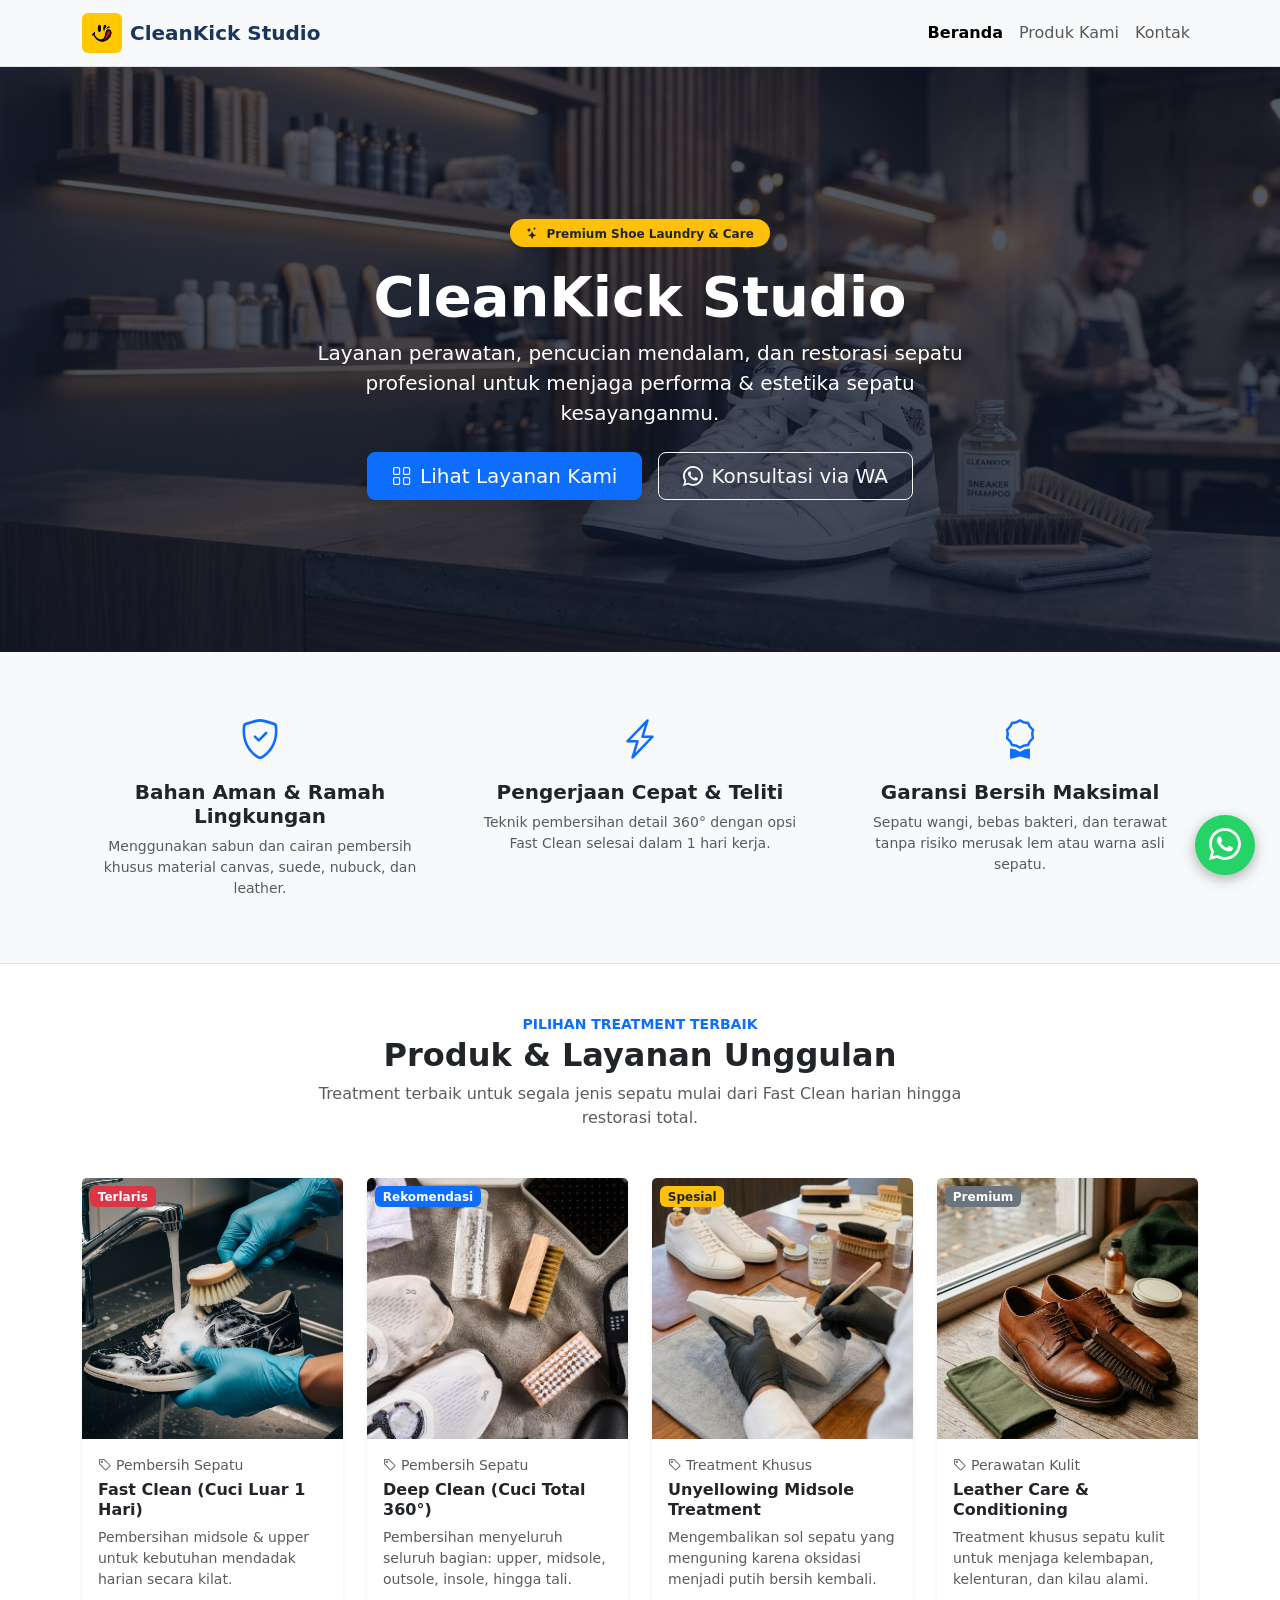
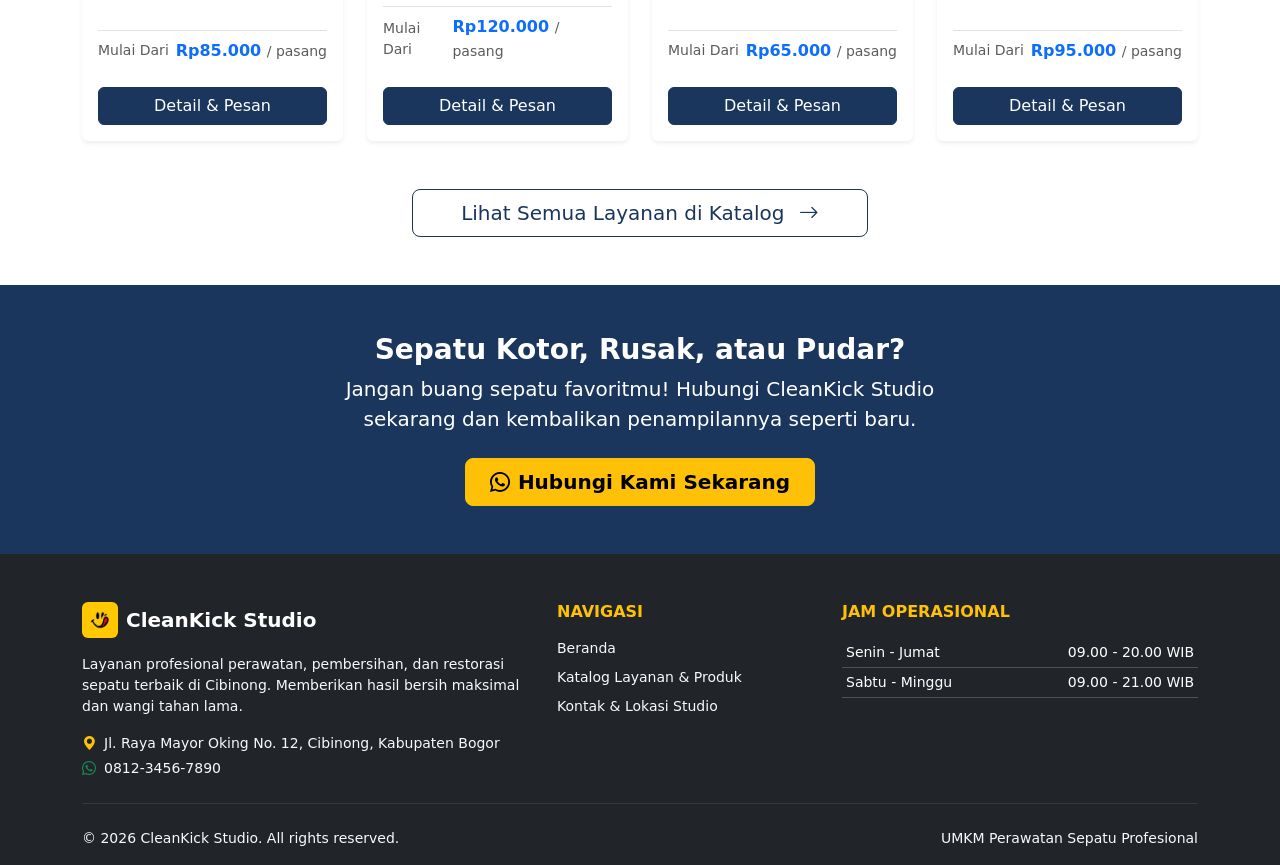
<file: index.html>
<!DOCTYPE html>
<html lang="id">
<head>
    <meta charset="UTF-8">
    <meta name="viewport" content="width=device-width, initial-scale=1">
    <title>CleanKick Studio - Beranda</title>

    <link href="https://cdn.jsdelivr.net/npm/bootstrap@5.3.3/dist/css/bootstrap.min.css" rel="stylesheet"
          integrity="sha384-QWTKZyjpPEjISv5WaRU9OFeRpok6YctnYmDr5pNlyT2bRjXh0JMhjY6hW+ALEwIH" crossorigin="anonymous">
    <link href="https://cdn.jsdelivr.net/npm/bootstrap-icons@1.11.3/font/bootstrap-icons.min.css" rel="stylesheet">
    <link href="assets/css/style.css" rel="stylesheet">
</head>
<body class="d-flex flex-column min-vh-100">

    <!-- ================= NAVBAR ================= -->
    <nav class="navbar navbar-expand-lg bg-body-tertiary border-bottom sticky-top">
        <div class="container">
            <a class="navbar-brand d-flex align-items-center gap-2 fw-bold text-tema" href="index.html">
                <img src="assets/img/logo/logosmile.png" alt="Logo CleanKick Studio" width="40" height="40" class="rounded">
                CleanKick Studio
            </a>

            <button class="navbar-toggler" type="button" data-bs-toggle="collapse" data-bs-target="#menu-utama"
                    aria-controls="menu-utama" aria-expanded="false" aria-label="Buka menu">
                <span class="navbar-toggler-icon"></span>
            </button>

            <div class="collapse navbar-collapse" id="menu-utama">
                <ul class="navbar-nav ms-auto">
                    <li class="nav-item">
                        <a class="nav-link active fw-semibold" aria-current="page" href="index.html">Beranda</a>
                    </li>
                    <li class="nav-item">
                        <a class="nav-link" href="produk.html">Produk Kami</a>
                    </li>
                    <li class="nav-item">
                        <a class="nav-link" href="kontak.html">Kontak</a>
                    </li>
                </ul>
            </div>
        </div>
    </nav>

    <!-- ================= HERO / BANNER ================= -->
    <section class="hero d-flex align-items-center text-white py-5">
        <div class="container text-center">
            <span class="badge bg-warning text-dark px-3 py-2 rounded-pill fw-bold mb-3 shadow-sm">
                <i class="bi bi-stars me-1"></i> Premium Shoe Laundry & Care
            </span>
            <h1 class="display-4 fw-bold">CleanKick Studio</h1>
            <p class="lead mb-4 mx-auto" style="max-width: 700px;">
                Layanan perawatan, pencucian mendalam, dan restorasi sepatu profesional untuk menjaga performa & estetika sepatu kesayanganmu.
            </p>
            <div class="d-flex justify-content-center gap-3 flex-wrap">
                <a href="produk.html" class="btn btn-primary btn-lg px-4 shadow">
                    <i class="bi bi-grid me-2"></i>Lihat Layanan Kami
                </a>
                <a href="https://wa.me/6285349685487?text=Halo%20CleanKick%20Studio%2C%20saya%20ingin%20konsultasi%20cuci%20sepatu"
                   class="btn btn-outline-light btn-lg px-4" target="_blank">
                    <i class="bi bi-whatsapp me-2"></i>Konsultasi via WA
                </a>
            </div>
        </div>
    </section>

    <!-- ================= KEUNGGULAN ================= -->
    <section class="py-5 bg-light border-bottom">
        <div class="container">
            <div class="row g-4 text-center">
                <div class="col-md-4">
                    <div class="p-3">
                        <div class="display-6 text-primary mb-3"><i class="bi bi-shield-check"></i></div>
                        <h5 class="fw-bold">Bahan Aman & Ramah Lingkungan</h5>
                        <p class="text-muted small mb-0">Menggunakan sabun dan cairan pembersih khusus material canvas, suede, nubuck, dan leather.</p>
                    </div>
                </div>
                <div class="col-md-4">
                    <div class="p-3">
                        <div class="display-6 text-primary mb-3"><i class="bi bi-lightning-charge"></i></div>
                        <h5 class="fw-bold">Pengerjaan Cepat & Teliti</h5>
                        <p class="text-muted small mb-0">Teknik pembersihan detail 360° dengan opsi Fast Clean selesai dalam 1 hari kerja.</p>
                    </div>
                </div>
                <div class="col-md-4">
                    <div class="p-3">
                        <div class="display-6 text-primary mb-3"><i class="bi bi-award"></i></div>
                        <h5 class="fw-bold">Garansi Bersih Maksimal</h5>
                        <p class="text-muted small mb-0">Sepatu wangi, bebas bakteri, dan terawat tanpa risiko merusak lem atau warna asli sepatu.</p>
                    </div>
                </div>
            </div>
        </div>
    </section>


    <!-- ========== Carousel PROMO (P3) ========== -->
     <section id="promo" class="Carousel slide carousel-fade" data-bs-ride="carousel">
        <div class="carousel-indicator">

        </div>
     </section>

    <!-- ================= PRODUK & LAYANAN UNGGULAN ================= -->
    <section class="py-5">
        <div class="container">
            <div class="text-center mb-5">
                <span class="text-primary fw-bold text-uppercase small">Pilihan Treatment Terbaik</span>
                <h2 class="fw-bold">Produk & Layanan Unggulan</h2>
                <p class="text-muted mx-auto" style="max-width: 650px;">
                    Treatment terbaik untuk segala jenis sepatu mulai dari Fast Clean harian hingga restorasi total.
                </p>
            </div>

            <div class="row g-4">
                <!-- PRODUK 1: Fast Clean -->
                <div class="col-12 col-sm-6 col-lg-3">
                    <div class="card h-100 shadow-sm border-0 card-hover">
                        <div class="position-relative">
                            <span class="badge text-bg-danger position-absolute top-0 start-0 m-2">Terlaris</span>
                            <img src="assets/img/produk/FastClean.png" class="card-img-top foto-produk" alt="Fast Clean">
                        </div>
                        <div class="card-body d-flex flex-column justify-content-between">
                            <div>
                                <p class="text-muted small mb-1"><i class="bi bi-tag me-1"></i>Pembersih Sepatu</p>
                                <h5 class="card-title fs-6 fw-bold mb-2">Fast Clean (Cuci Luar 1 Hari)</h5>
                                <p class="text-muted small">Pembersihan midsole & upper untuk kebutuhan mendadak harian secara kilat.</p>
                            </div>
                            <div class="d-flex align-items-center justify-content-between pt-2 border-top">
                                <span class="text-muted small">Mulai Dari</span>
                                <span class="fw-bold text-primary">Rp85.000 <small class="fw-normal text-muted">/ pasang</small></span>
                            </div>
                        </div>
                        <div class="card-footer bg-transparent border-0 pb-3">
                            <a href="detail-fastclean.html" class="btn btn-tema w-100">Detail & Pesan</a>
                        </div>
                    </div>
                </div>

                <!-- PRODUK 2: Deep Clean -->
                <div class="col-12 col-sm-6 col-lg-3">
                    <div class="card h-100 shadow-sm border-0 card-hover">
                        <div class="position-relative">
                            <span class="badge text-bg-primary position-absolute top-0 start-0 m-2">Rekomendasi</span>
                            <img src="assets/img/produk/DeepClean.png" class="card-img-top foto-produk" alt="Deep Clean">
                        </div>
                        <div class="card-body d-flex flex-column justify-content-between">
                            <div>
                                <p class="text-muted small mb-1"><i class="bi bi-tag me-1"></i>Pembersih Sepatu</p>
                                <h5 class="card-title fs-6 fw-bold mb-2">Deep Clean (Cuci Total 360°)</h5>
                                <p class="text-muted small">Pembersihan menyeluruh seluruh bagian: upper, midsole, outsole, insole, hingga tali.</p>
                            </div>
                            <div class="d-flex align-items-center justify-content-between pt-2 border-top">
                                <span class="text-muted small">Mulai Dari</span>
                                <span class="fw-bold text-primary">Rp120.000 <small class="fw-normal text-muted">/ pasang</small></span>
                            </div>
                        </div>
                        <div class="card-footer bg-transparent border-0 pb-3">
                            <a href="detail-deepclean.html" class="btn btn-tema w-100">Detail & Pesan</a>
                        </div>
                    </div>
                </div>

                <!-- PRODUK 3: Unyellowing -->
                <div class="col-12 col-sm-6 col-lg-3">
                    <div class="card h-100 shadow-sm border-0 card-hover">
                        <div class="position-relative">
                            <span class="badge text-bg-warning text-dark position-absolute top-0 start-0 m-2">Spesial</span>
                            <img src="assets/img/produk/Unyellow.png" class="card-img-top foto-produk" alt="Unyellowing Treatment">
                        </div>
                        <div class="card-body d-flex flex-column justify-content-between">
                            <div>
                                <p class="text-muted small mb-1"><i class="bi bi-tag me-1"></i>Treatment Khusus</p>
                                <h5 class="card-title fs-6 fw-bold mb-2">Unyellowing Midsole Treatment</h5>
                                <p class="text-muted small">Mengembalikan sol sepatu yang menguning karena oksidasi menjadi putih bersih kembali.</p>
                            </div>
                            <div class="d-flex align-items-center justify-content-between pt-2 border-top">
                                <span class="text-muted small">Mulai Dari</span>
                                <span class="fw-bold text-primary">Rp65.000 <small class="fw-normal text-muted">/ pasang</small></span>
                            </div>
                        </div>
                        <div class="card-footer bg-transparent border-0 pb-3">
                            <a href="detail-unyellow.html" class="btn btn-tema w-100">Detail & Pesan</a>
                        </div>
                    </div>
                </div>

                <!-- PRODUK 4: Leather Care -->
                <div class="col-12 col-sm-6 col-lg-3">
                    <div class="card h-100 shadow-sm border-0 card-hover">
                        <div class="position-relative">
                            <span class="badge text-bg-secondary position-absolute top-0 start-0 m-2">Premium</span>
                            <img src="assets/img/produk/Leather.png" class="card-img-top foto-produk" alt="Leather Care">
                        </div>
                        <div class="card-body d-flex flex-column justify-content-between">
                            <div>
                                <p class="text-muted small mb-1"><i class="bi bi-tag me-1"></i>Perawatan Kulit</p>
                                <h5 class="card-title fs-6 fw-bold mb-2">Leather Care & Conditioning</h5>
                                <p class="text-muted small">Treatment khusus sepatu kulit untuk menjaga kelembapan, kelenturan, dan kilau alami.</p>
                            </div>
                            <div class="d-flex align-items-center justify-content-between pt-2 border-top">
                                <span class="text-muted small">Mulai Dari</span>
                                <span class="fw-bold text-primary">Rp95.000 <small class="fw-normal text-muted">/ pasang</small></span>
                            </div>
                        </div>
                        <div class="card-footer bg-transparent border-0 pb-3">
                            <a href="detail-leather.html" class="btn btn-tema w-100">Detail & Pesan</a>
                        </div>
                    </div>
                </div>
            </div>

            <div class="text-center mt-5">
                <a href="produk.html" class="btn btn-outline-tema btn-lg px-5">
                    Lihat Semua Layanan di Katalog <i class="bi bi-arrow-right ms-2"></i>
                </a>
            </div>
        </div>
    </section>

    <!-- ================= CTA BANNER ================= -->
    <section class="bg-tema text-white py-5">
        <div class="container text-center">
            <h3 class="fw-bold mb-2">Sepatu Kotor, Rusak, atau Pudar?</h3>
            <p class="lead mb-4 mx-auto" style="max-width: 600px;">
                Jangan buang sepatu favoritmu! Hubungi CleanKick Studio sekarang dan kembalikan penampilannya seperti baru.
            </p>
            <a href="https://wa.me/6285349685487?text=Halo%20CleanKick%20Studio%2C%20saya%20mau%20order%20layanan%20sepatu"
               class="btn btn-warning btn-lg fw-bold px-4" target="_blank">
                <i class="bi bi-whatsapp me-2"></i>Hubungi Kami Sekarang
            </a>
        </div>
    </section>

    <!-- ================= FOOTER ================= -->
    <footer class="bg-dark text-white pt-5 pb-3 mt-auto">
        <div class="container">
            <div class="row g-4">
                <div class="col-lg-5 col-md-6">
                    <div class="d-flex align-items-center gap-2 mb-3">
                        <img src="assets/img/logo/logosmile.png" alt="Logo CleanKick Studio" width="36" height="36" class="rounded">
                        <h5 class="fw-bold mb-0">CleanKick Studio</h5>
                    </div>
                    <p class="text-light small mb-3">
                        Layanan profesional perawatan, pembersihan, dan restorasi sepatu terbaik di Cibinong. Memberikan hasil bersih maksimal dan wangi tahan lama.
                    </p>
                    <p class="small text-light mb-1">
                        <i class="bi bi-geo-alt-fill text-warning me-2"></i>Jl. Raya Mayor Oking No. 12, Cibinong, Kabupaten Bogor
                    </p>
                    <p class="small text-light mb-0">
                        <i class="bi bi-whatsapp text-success me-2"></i>0812-3456-7890
                    </p>
                </div>
                <div class="col-lg-3 col-md-6">
                    <h6 class="fw-bold text-uppercase text-warning mb-3">Navigasi</h6>
                    <ul class="list-unstyled small">
                        <li class="mb-2"><a href="index.html" class="text-decoration-none text-light">Beranda</a></li>
                        <li class="mb-2"><a href="produk.html" class="text-decoration-none text-light">Katalog Layanan & Produk</a></li>
                        <li class="mb-2"><a href="kontak.html" class="text-decoration-none text-light">Kontak & Lokasi Studio</a></li>
                    </ul>
                </div>
                <div class="col-lg-4 col-md-12">
                    <h6 class="fw-bold text-uppercase text-warning mb-3">Jam Operasional</h6>
                    <table class="table table-sm table-dark small mb-0">
                        <tbody>
                            <tr><td>Senin - Jumat</td><td class="text-end">09.00 - 20.00 WIB</td></tr>
                            <tr><td>Sabtu - Minggu</td><td class="text-end">09.00 - 21.00 WIB</td></tr>
                        </tbody>
                    </table>
                </div>
            </div>
            <hr class="border-secondary my-4">
            <div class="d-flex flex-column flex-md-row justify-content-between align-items-center small text-light">
                <p class="mb-2 mb-md-0">&copy; 2026 CleanKick Studio. All rights reserved.</p>
                <p class="mb-0">UMKM Perawatan Sepatu Profesional</p>
            </div>
        </div>
    </footer>

    <!-- Tombol WhatsApp Mengambang -->
    <a href="https://wa.me/6285349685487?text=Halo%20CleanKick%20Studio%2C%20saya%20ingin%20tanya%20seputar%20treatment%20sepatu"
       class="tombol-wa" target="_blank" aria-label="Chat WhatsApp">
        <i class="bi bi-whatsapp"></i>
    </a>

    <script src="https://cdn.jsdelivr.net/npm/bootstrap@5.3.3/dist/js/bootstrap.bundle.min.js"
            integrity="sha384-YvpcrYf0tY3lHB60NNkmXc5s9fDVZLESaAA55NDzOxhy9GkcIdslK1eN7N6jIeHz" crossorigin="anonymous"></script>
</body>
</html>
</file>
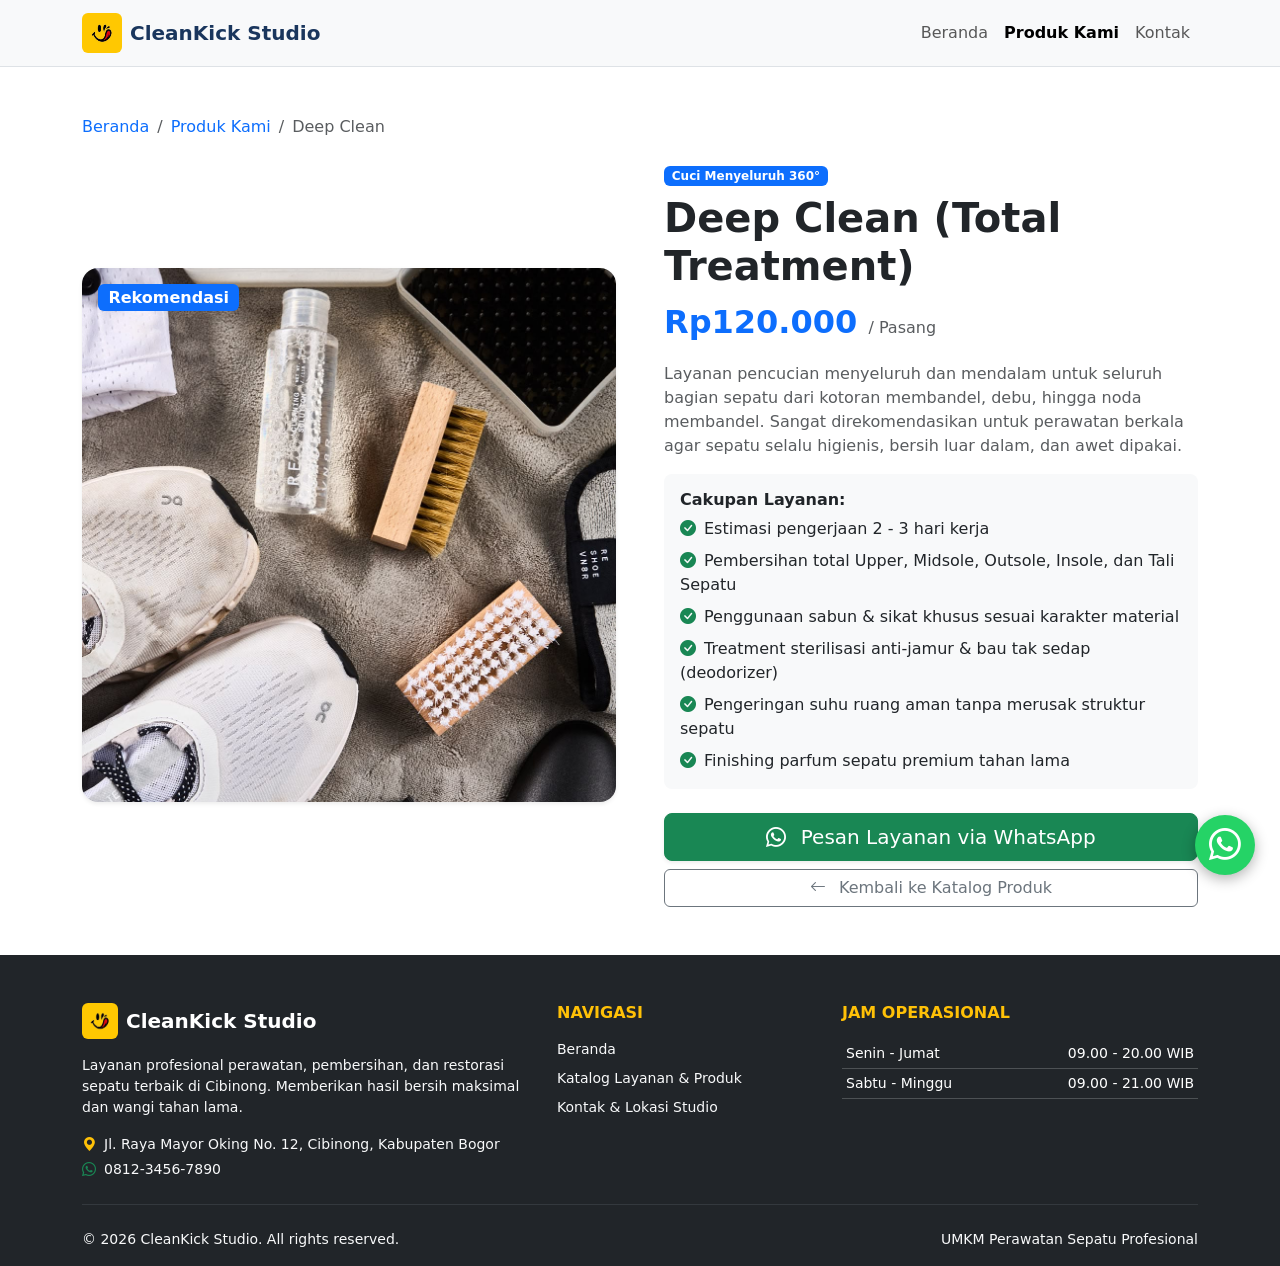
<file: detail-deepclean.html>
<!DOCTYPE html>
<html lang="id">
<head>
    <meta charset="UTF-8">
    <meta name="viewport" content="width=device-width, initial-scale=1">
    <title>Deep Clean - CleanKick Studio</title>

    <link href="https://cdn.jsdelivr.net/npm/bootstrap@5.3.3/dist/css/bootstrap.min.css" rel="stylesheet"
          integrity="sha384-QWTKZyjpPEjISv5WaRU9OFeRpok6YctnYmDr5pNlyT2bRjXh0JMhjY6hW+ALEwIH" crossorigin="anonymous">
    <link href="https://cdn.jsdelivr.net/npm/bootstrap-icons@1.11.3/font/bootstrap-icons.min.css" rel="stylesheet">
    <link href="assets/css/style.css" rel="stylesheet">
</head>
<body class="d-flex flex-column min-vh-100">

    <!-- ================= NAVBAR ================= -->
    <nav class="navbar navbar-expand-lg bg-body-tertiary border-bottom sticky-top">
        <div class="container">
            <a class="navbar-brand d-flex align-items-center gap-2 fw-bold text-tema" href="index.html">
                <img src="assets/img/logo/logosmile.png" alt="Logo CleanKick Studio" width="40" height="40" class="rounded">
                CleanKick Studio
            </a>

            <button class="navbar-toggler" type="button" data-bs-toggle="collapse" data-bs-target="#menu-utama"
                    aria-controls="menu-utama" aria-expanded="false" aria-label="Buka menu">
                <span class="navbar-toggler-icon"></span>
            </button>

            <div class="collapse navbar-collapse" id="menu-utama">
                <ul class="navbar-nav ms-auto">
                    <li class="nav-item"><a class="nav-link" href="index.html">Beranda</a></li>
                    <li class="nav-item"><a class="nav-link active fw-semibold" aria-current="page" href="produk.html">Produk Kami</a></li>
                    <li class="nav-item"><a class="nav-link" href="kontak.html">Kontak</a></li>
                </ul>
            </div>
        </div>
    </nav>

    <!-- ================= DETAIL PRODUK ================= -->
    <section class="py-5">
        <div class="container">

            <!-- Breadcrumb Navigation -->
            <nav aria-label="breadcrumb" class="mb-4">
                <ol class="breadcrumb">
                    <li class="breadcrumb-item"><a href="index.html" class="text-decoration-none">Beranda</a></li>
                    <li class="breadcrumb-item"><a href="produk.html" class="text-decoration-none">Produk Kami</a></li>
                    <li class="breadcrumb-item active" aria-current="page">Deep Clean</li>
                </ol>
            </nav>

            <div class="row g-4 g-lg-5 align-items-center">

                <!-- Kolom kiri: Foto Produk -->
                <div class="col-12 col-md-6">
                    <div class="position-relative">
                        <span class="badge text-bg-primary position-absolute top-0 start-0 m-3 fs-6">Rekomendasi</span>
                        <img src="assets/img/produk/DeepClean.png" class="img-fluid rounded-4 shadow-sm foto-produk w-100" alt="Deep Clean">
                    </div>
                </div>

                <!-- Kolom kanan: Informasi Produk -->
                <div class="col-12 col-md-6">
                    <span class="badge text-bg-primary mb-2">Cuci Menyeluruh 360°</span>
                    <h1 class="fw-bold mb-2">Deep Clean (Total Treatment)</h1>
                    <p class="fs-2 fw-bold mb-3 text-primary">Rp120.000 <span class="fs-6 fw-normal text-muted">/ Pasang</span></p>

                    <p class="text-muted leading-relaxed">
                        Layanan pencucian menyeluruh dan mendalam untuk seluruh bagian sepatu dari kotoran membandel, debu, hingga noda membandel. Sangat direkomendasikan untuk perawatan berkala agar sepatu selalu higienis, bersih luar dalam, dan awet dipakai.
                    </p>

                    <div class="card bg-light border-0 p-3 mb-4 rounded-3">
                        <h6 class="fw-bold mb-2">Cakupan Layanan:</h6>
                        <ul class="list-unstyled mb-0">
                            <li class="mb-2"><i class="bi bi-check-circle-fill text-success me-2"></i>Estimasi pengerjaan 2 - 3 hari kerja</li>
                            <li class="mb-2"><i class="bi bi-check-circle-fill text-success me-2"></i>Pembersihan total Upper, Midsole, Outsole, Insole, dan Tali Sepatu</li>
                            <li class="mb-2"><i class="bi bi-check-circle-fill text-success me-2"></i>Penggunaan sabun & sikat khusus sesuai karakter material</li>
                            <li class="mb-2"><i class="bi bi-check-circle-fill text-success me-2"></i>Treatment sterilisasi anti-jamur & bau tak sedap (deodorizer)</li>
                            <li class="mb-2"><i class="bi bi-check-circle-fill text-success me-2"></i>Pengeringan suhu ruang aman tanpa merusak struktur sepatu</li>
                            <li class="mb-0"><i class="bi bi-check-circle-fill text-success me-2"></i>Finishing parfum sepatu premium tahan lama</li>
                        </ul>
                    </div>

                    <div class="d-grid gap-2">
                        <a href="https://wa.me/6285349685487?text=Halo%20CleanKick%20Studio%2C%20saya%20mau%20pesan%20layanan%20Deep%20Clean"
                           class="btn btn-success btn-lg shadow-sm" target="_blank">
                            <i class="bi bi-whatsapp me-2"></i> Pesan Layanan via WhatsApp
                        </a>
                        <a href="produk.html" class="btn btn-outline-secondary">
                            <i class="bi bi-arrow-left me-2"></i> Kembali ke Katalog Produk
                        </a>
                    </div>
                </div>

            </div><!-- /.row -->

        </div><!-- /.container -->
    </section>

    <!-- ================= FOOTER ================= -->
    <footer class="bg-dark text-white pt-5 pb-3 mt-auto">
        <div class="container">
            <div class="row g-4">
                <div class="col-lg-5 col-md-6">
                    <div class="d-flex align-items-center gap-2 mb-3">
                        <img src="assets/img/logo/logosmile.png" alt="Logo CleanKick Studio" width="36" height="36" class="rounded">
                        <h5 class="fw-bold mb-0">CleanKick Studio</h5>
                    </div>
                    <p class="text-light small mb-3">
                        Layanan profesional perawatan, pembersihan, dan restorasi sepatu terbaik di Cibinong. Memberikan hasil bersih maksimal dan wangi tahan lama.
                    </p>
                    <p class="small text-light mb-1">
                        <i class="bi bi-geo-alt-fill text-warning me-2"></i>Jl. Raya Mayor Oking No. 12, Cibinong, Kabupaten Bogor
                    </p>
                    <p class="small text-light mb-0">
                        <i class="bi bi-whatsapp text-success me-2"></i>0812-3456-7890
                    </p>
                </div>
                <div class="col-lg-3 col-md-6">
                    <h6 class="fw-bold text-uppercase text-warning mb-3">Navigasi</h6>
                    <ul class="list-unstyled small">
                        <li class="mb-2"><a href="index.html" class="text-decoration-none text-light">Beranda</a></li>
                        <li class="mb-2"><a href="produk.html" class="text-decoration-none text-light">Katalog Layanan & Produk</a></li>
                        <li class="mb-2"><a href="kontak.html" class="text-decoration-none text-light">Kontak & Lokasi Studio</a></li>
                    </ul>
                </div>
                <div class="col-lg-4 col-md-12">
                    <h6 class="fw-bold text-uppercase text-warning mb-3">Jam Operasional</h6>
                    <table class="table table-sm table-dark small mb-0">
                        <tbody>
                            <tr><td>Senin - Jumat</td><td class="text-end">09.00 - 20.00 WIB</td></tr>
                            <tr><td>Sabtu - Minggu</td><td class="text-end">09.00 - 21.00 WIB</td></tr>
                        </tbody>
                    </table>
                </div>
            </div>
            <hr class="border-secondary my-4">
            <div class="d-flex flex-column flex-md-row justify-content-between align-items-center small text-light">
                <p class="mb-2 mb-md-0">&copy; 2026 CleanKick Studio. All rights reserved.</p>
                <p class="mb-0">UMKM Perawatan Sepatu Profesional</p>
            </div>
        </div>
    </footer>

    <!-- Tombol WhatsApp Mengambang -->
    <a href="https://wa.me/6285349685487?text=Halo%20CleanKick%20Studio%2C%20saya%20ingin%20tanya%20seputar%20treatment%20sepatu"
       class="tombol-wa" target="_blank" aria-label="Chat WhatsApp">
        <i class="bi bi-whatsapp"></i>
    </a>

    <script src="https://cdn.jsdelivr.net/npm/bootstrap@5.3.3/dist/js/bootstrap.bundle.min.js"
            integrity="sha384-YvpcrYf0tY3lHB60NNkmXc5s9fDVZLESaAA55NDzOxhy9GkcIdslK1eN7N6jIeHz" crossorigin="anonymous"></script>
</body>
</html>
</file>
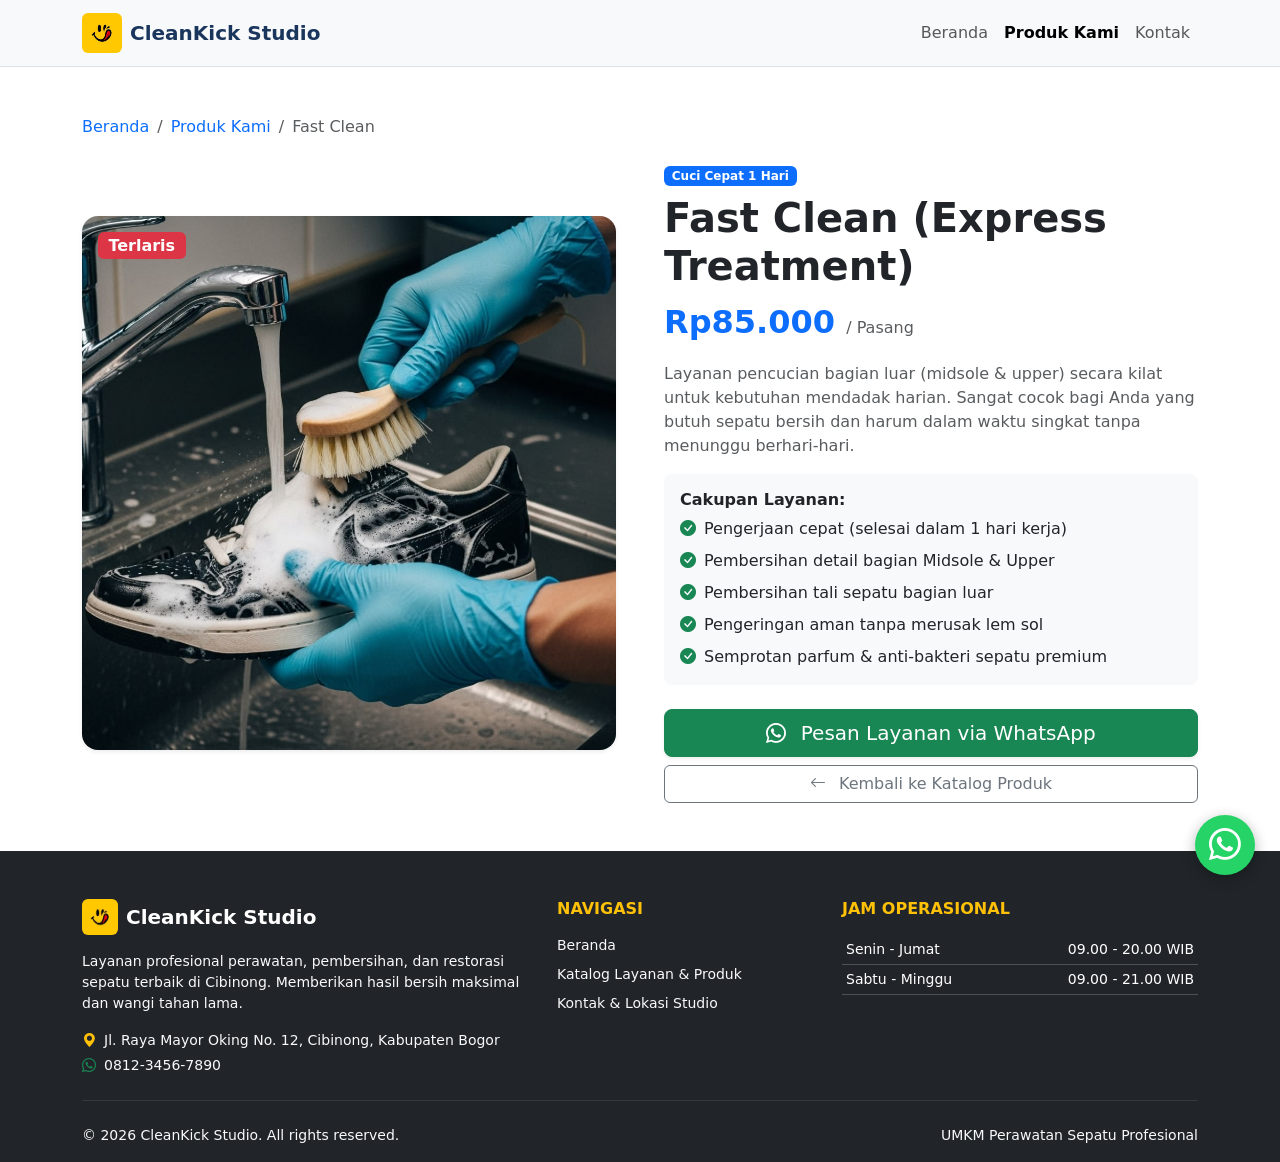
<file: detail-fastclean.html>
<!DOCTYPE html>
<html lang="id">
<head>
    <meta charset="UTF-8">
    <meta name="viewport" content="width=device-width, initial-scale=1">
    <title>Fast Clean - CleanKick Studio</title>

    <link href="https://cdn.jsdelivr.net/npm/bootstrap@5.3.3/dist/css/bootstrap.min.css" rel="stylesheet"
          integrity="sha384-QWTKZyjpPEjISv5WaRU9OFeRpok6YctnYmDr5pNlyT2bRjXh0JMhjY6hW+ALEwIH" crossorigin="anonymous">
    <link href="https://cdn.jsdelivr.net/npm/bootstrap-icons@1.11.3/font/bootstrap-icons.min.css" rel="stylesheet">
    <link href="assets/css/style.css" rel="stylesheet">
</head>
<body class="d-flex flex-column min-vh-100">

    <!-- ================= NAVBAR ================= -->
    <nav class="navbar navbar-expand-lg bg-body-tertiary border-bottom sticky-top">
        <div class="container">
            <a class="navbar-brand d-flex align-items-center gap-2 fw-bold text-tema" href="index.html">
                <img src="assets/img/logo/logosmile.png" alt="Logo CleanKick Studio" width="40" height="40" class="rounded">
                CleanKick Studio
            </a>

            <button class="navbar-toggler" type="button" data-bs-toggle="collapse" data-bs-target="#menu-utama"
                    aria-controls="menu-utama" aria-expanded="false" aria-label="Buka menu">
                <span class="navbar-toggler-icon"></span>
            </button>

            <div class="collapse navbar-collapse" id="menu-utama">
                <ul class="navbar-nav ms-auto">
                    <li class="nav-item"><a class="nav-link" href="index.html">Beranda</a></li>
                    <li class="nav-item"><a class="nav-link active fw-semibold" aria-current="page" href="produk.html">Produk Kami</a></li>
                    <li class="nav-item"><a class="nav-link" href="kontak.html">Kontak</a></li>
                </ul>
            </div>
        </div>
    </nav>

    <!-- ================= DETAIL PRODUK ================= -->
    <section class="py-5">
        <div class="container">

            <!-- Breadcrumb Navigation -->
            <nav aria-label="breadcrumb" class="mb-4">
                <ol class="breadcrumb">
                    <li class="breadcrumb-item"><a href="index.html" class="text-decoration-none">Beranda</a></li>
                    <li class="breadcrumb-item"><a href="produk.html" class="text-decoration-none">Produk Kami</a></li>
                    <li class="breadcrumb-item active" aria-current="page">Fast Clean</li>
                </ol>
            </nav>

            <div class="row g-4 g-lg-5 align-items-center">

                <!-- Kolom kiri: Foto Produk -->
                <div class="col-12 col-md-6">
                    <div class="position-relative">
                        <span class="badge text-bg-danger position-absolute top-0 start-0 m-3 fs-6">Terlaris</span>
                        <img src="assets/img/produk/FastClean.png" class="img-fluid rounded-4 shadow-sm foto-produk w-100" alt="Fast Clean">
                    </div>
                </div>

                <!-- Kolom kanan: Informasi Produk -->
                <div class="col-12 col-md-6">
                    <span class="badge text-bg-primary mb-2">Cuci Cepat 1 Hari</span>
                    <h1 class="fw-bold mb-2">Fast Clean (Express Treatment)</h1>
                    <p class="fs-2 fw-bold mb-3 text-primary">Rp85.000 <span class="fs-6 fw-normal text-muted">/ Pasang</span></p>

                    <p class="text-muted leading-relaxed">
                        Layanan pencucian bagian luar (midsole & upper) secara kilat untuk kebutuhan mendadak harian. Sangat cocok bagi Anda yang butuh sepatu bersih dan harum dalam waktu singkat tanpa menunggu berhari-hari.
                    </p>

                    <div class="card bg-light border-0 p-3 mb-4 rounded-3">
                        <h6 class="fw-bold mb-2">Cakupan Layanan:</h6>
                        <ul class="list-unstyled mb-0">
                            <li class="mb-2"><i class="bi bi-check-circle-fill text-success me-2"></i>Pengerjaan cepat (selesai dalam 1 hari kerja)</li>
                            <li class="mb-2"><i class="bi bi-check-circle-fill text-success me-2"></i>Pembersihan detail bagian Midsole & Upper</li>
                            <li class="mb-2"><i class="bi bi-check-circle-fill text-success me-2"></i>Pembersihan tali sepatu bagian luar</li>
                            <li class="mb-2"><i class="bi bi-check-circle-fill text-success me-2"></i>Pengeringan aman tanpa merusak lem sol</li>
                            <li class="mb-0"><i class="bi bi-check-circle-fill text-success me-2"></i>Semprotan parfum & anti-bakteri sepatu premium</li>
                        </ul>
                    </div>

                    <div class="d-grid gap-2">
                        <a href="https://wa.me/6285349685487?text=Halo%20CleanKick%20Studio%2C%20saya%20mau%20pesan%20layanan%20Fast%20Clean"
                           class="btn btn-success btn-lg shadow-sm" target="_blank">
                            <i class="bi bi-whatsapp me-2"></i> Pesan Layanan via WhatsApp
                        </a>
                        <a href="produk.html" class="btn btn-outline-secondary">
                            <i class="bi bi-arrow-left me-2"></i> Kembali ke Katalog Produk
                        </a>
                    </div>
                </div>

            </div><!-- /.row -->

        </div><!-- /.container -->
    </section>

    <!-- ================= FOOTER ================= -->
    <footer class="bg-dark text-white pt-5 pb-3 mt-auto">
        <div class="container">
            <div class="row g-4">
                <div class="col-lg-5 col-md-6">
                    <div class="d-flex align-items-center gap-2 mb-3">
                        <img src="assets/img/logo/logosmile.png" alt="Logo CleanKick Studio" width="36" height="36" class="rounded">
                        <h5 class="fw-bold mb-0">CleanKick Studio</h5>
                    </div>
                    <p class="text-light small mb-3">
                        Layanan profesional perawatan, pembersihan, dan restorasi sepatu terbaik di Cibinong. Memberikan hasil bersih maksimal dan wangi tahan lama.
                    </p>
                    <p class="small text-light mb-1">
                        <i class="bi bi-geo-alt-fill text-warning me-2"></i>Jl. Raya Mayor Oking No. 12, Cibinong, Kabupaten Bogor
                    </p>
                    <p class="small text-light mb-0">
                        <i class="bi bi-whatsapp text-success me-2"></i>0812-3456-7890
                    </p>
                </div>
                <div class="col-lg-3 col-md-6">
                    <h6 class="fw-bold text-uppercase text-warning mb-3">Navigasi</h6>
                    <ul class="list-unstyled small">
                        <li class="mb-2"><a href="index.html" class="text-decoration-none text-light">Beranda</a></li>
                        <li class="mb-2"><a href="produk.html" class="text-decoration-none text-light">Katalog Layanan & Produk</a></li>
                        <li class="mb-2"><a href="kontak.html" class="text-decoration-none text-light">Kontak & Lokasi Studio</a></li>
                    </ul>
                </div>
                <div class="col-lg-4 col-md-12">
                    <h6 class="fw-bold text-uppercase text-warning mb-3">Jam Operasional</h6>
                    <table class="table table-sm table-dark small mb-0">
                        <tbody>
                            <tr><td>Senin - Jumat</td><td class="text-end">09.00 - 20.00 WIB</td></tr>
                            <tr><td>Sabtu - Minggu</td><td class="text-end">09.00 - 21.00 WIB</td></tr>
                        </tbody>
                    </table>
                </div>
            </div>
            <hr class="border-secondary my-4">
            <div class="d-flex flex-column flex-md-row justify-content-between align-items-center small text-light">
                <p class="mb-2 mb-md-0">&copy; 2026 CleanKick Studio. All rights reserved.</p>
                <p class="mb-0">UMKM Perawatan Sepatu Profesional</p>
            </div>
        </div>
    </footer>

    <!-- Tombol WhatsApp Mengambang -->
    <a href="https://wa.me/6285349685487?text=Halo%20CleanKick%20Studio%2C%20saya%20ingin%20tanya%20seputar%20treatment%20sepatu"
       class="tombol-wa" target="_blank" aria-label="Chat WhatsApp">
        <i class="bi bi-whatsapp"></i>
    </a>

    <script src="https://cdn.jsdelivr.net/npm/bootstrap@5.3.3/dist/js/bootstrap.bundle.min.js"
            integrity="sha384-YvpcrYf0tY3lHB60NNkmXc5s9fDVZLESaAA55NDzOxhy9GkcIdslK1eN7N6jIeHz" crossorigin="anonymous"></script>
</body>
</html>
</file>
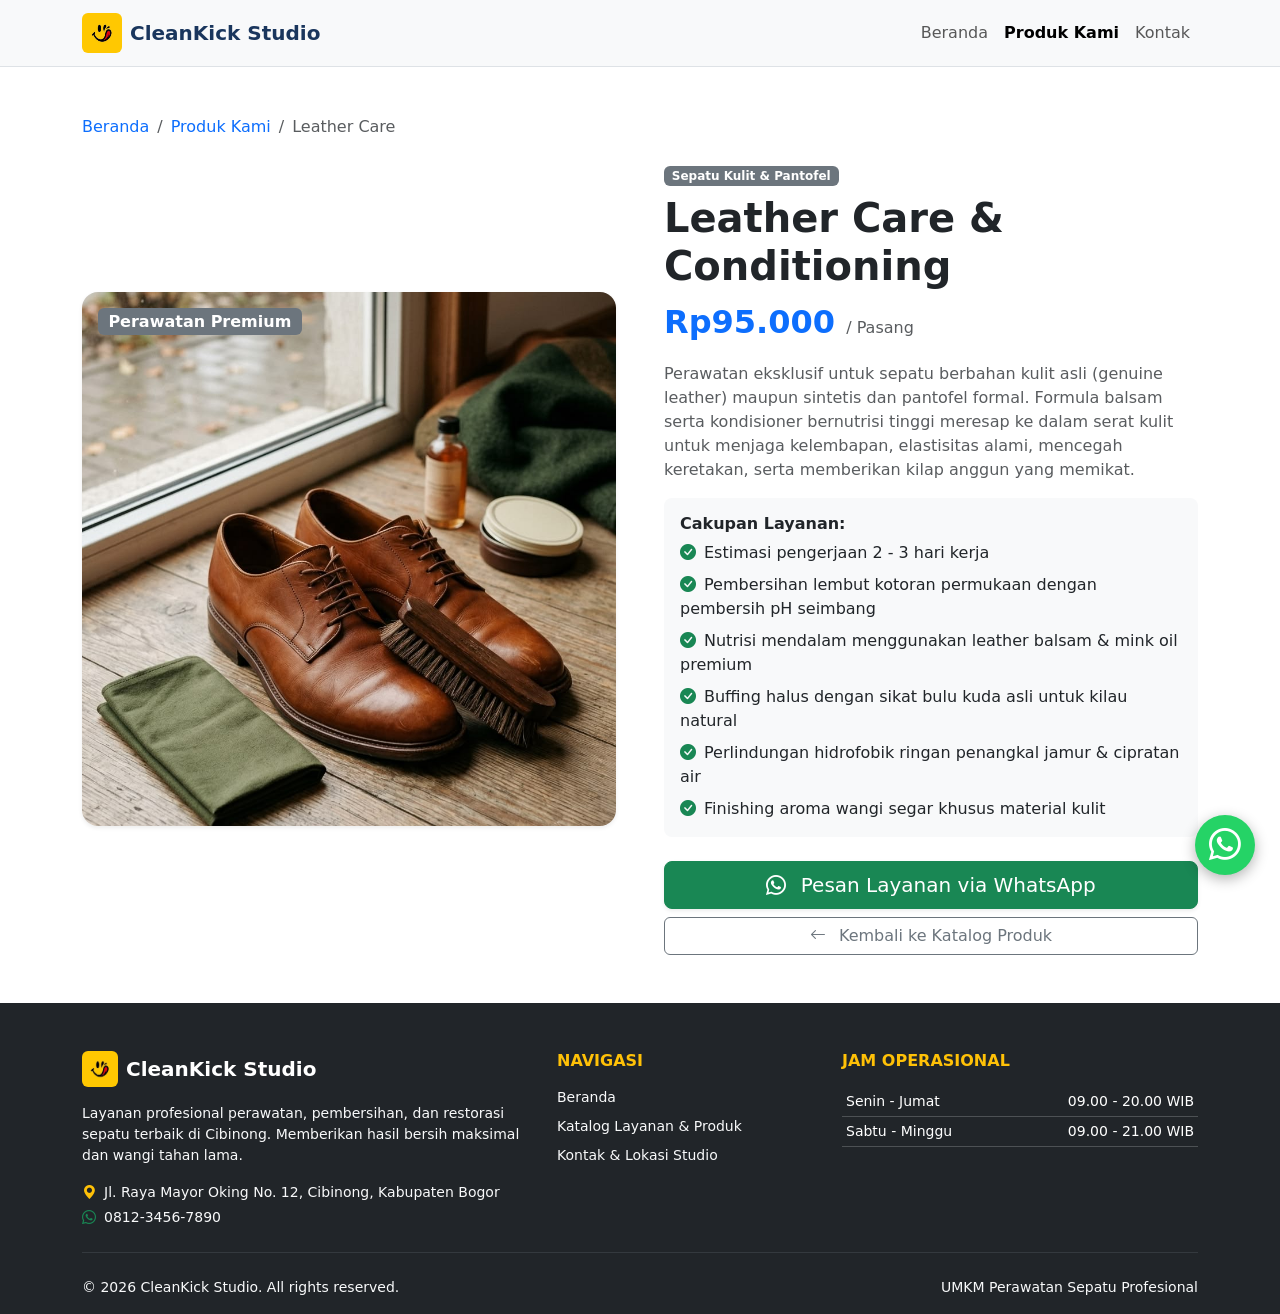
<file: detail-leather.html>
<!DOCTYPE html>
<html lang="id">
<head>
    <meta charset="UTF-8">
    <meta name="viewport" content="width=device-width, initial-scale=1">
    <title>Leather Care - CleanKick Studio</title>

    <link href="https://cdn.jsdelivr.net/npm/bootstrap@5.3.3/dist/css/bootstrap.min.css" rel="stylesheet"
          integrity="sha384-QWTKZyjpPEjISv5WaRU9OFeRpok6YctnYmDr5pNlyT2bRjXh0JMhjY6hW+ALEwIH" crossorigin="anonymous">
    <link href="https://cdn.jsdelivr.net/npm/bootstrap-icons@1.11.3/font/bootstrap-icons.min.css" rel="stylesheet">
    <link href="assets/css/style.css" rel="stylesheet">
</head>
<body class="d-flex flex-column min-vh-100">

    <!-- ================= NAVBAR ================= -->
    <nav class="navbar navbar-expand-lg bg-body-tertiary border-bottom sticky-top">
        <div class="container">
            <a class="navbar-brand d-flex align-items-center gap-2 fw-bold text-tema" href="index.html">
                <img src="assets/img/logo/logosmile.png" alt="Logo CleanKick Studio" width="40" height="40" class="rounded">
                CleanKick Studio
            </a>

            <button class="navbar-toggler" type="button" data-bs-toggle="collapse" data-bs-target="#menu-utama"
                    aria-controls="menu-utama" aria-expanded="false" aria-label="Buka menu">
                <span class="navbar-toggler-icon"></span>
            </button>

            <div class="collapse navbar-collapse" id="menu-utama">
                <ul class="navbar-nav ms-auto">
                    <li class="nav-item"><a class="nav-link" href="index.html">Beranda</a></li>
                    <li class="nav-item"><a class="nav-link active fw-semibold" aria-current="page" href="produk.html">Produk Kami</a></li>
                    <li class="nav-item"><a class="nav-link" href="kontak.html">Kontak</a></li>
                </ul>
            </div>
        </div>
    </nav>

    <!-- ================= DETAIL PRODUK ================= -->
    <section class="py-5">
        <div class="container">

            <!-- Breadcrumb Navigation -->
            <nav aria-label="breadcrumb" class="mb-4">
                <ol class="breadcrumb">
                    <li class="breadcrumb-item"><a href="index.html" class="text-decoration-none">Beranda</a></li>
                    <li class="breadcrumb-item"><a href="produk.html" class="text-decoration-none">Produk Kami</a></li>
                    <li class="breadcrumb-item active" aria-current="page">Leather Care</li>
                </ol>
            </nav>

            <div class="row g-4 g-lg-5 align-items-center">

                <!-- Kolom kiri: Foto Produk -->
                <div class="col-12 col-md-6">
                    <div class="position-relative">
                        <span class="badge text-bg-secondary position-absolute top-0 start-0 m-3 fs-6">Perawatan Premium</span>
                        <img src="assets/img/produk/Leather.png" class="img-fluid rounded-4 shadow-sm foto-produk w-100" alt="Leather Care">
                    </div>
                </div>

                <!-- Kolom kanan: Informasi Produk -->
                <div class="col-12 col-md-6">
                    <span class="badge text-bg-secondary mb-2">Sepatu Kulit & Pantofel</span>
                    <h1 class="fw-bold mb-2">Leather Care & Conditioning</h1>
                    <p class="fs-2 fw-bold mb-3 text-primary">Rp95.000 <span class="fs-6 fw-normal text-muted">/ Pasang</span></p>

                    <p class="text-muted leading-relaxed">
                        Perawatan eksklusif untuk sepatu berbahan kulit asli (genuine leather) maupun sintetis dan pantofel formal. Formula balsam serta kondisioner bernutrisi tinggi meresap ke dalam serat kulit untuk menjaga kelembapan, elastisitas alami, mencegah keretakan, serta memberikan kilap anggun yang memikat.
                    </p>

                    <div class="card bg-light border-0 p-3 mb-4 rounded-3">
                        <h6 class="fw-bold mb-2">Cakupan Layanan:</h6>
                        <ul class="list-unstyled mb-0">
                            <li class="mb-2"><i class="bi bi-check-circle-fill text-success me-2"></i>Estimasi pengerjaan 2 - 3 hari kerja</li>
                            <li class="mb-2"><i class="bi bi-check-circle-fill text-success me-2"></i>Pembersihan lembut kotoran permukaan dengan pembersih pH seimbang</li>
                            <li class="mb-2"><i class="bi bi-check-circle-fill text-success me-2"></i>Nutrisi mendalam menggunakan leather balsam & mink oil premium</li>
                            <li class="mb-2"><i class="bi bi-check-circle-fill text-success me-2"></i>Buffing halus dengan sikat bulu kuda asli untuk kilau natural</li>
                            <li class="mb-2"><i class="bi bi-check-circle-fill text-success me-2"></i>Perlindungan hidrofobik ringan penangkal jamur & cipratan air</li>
                            <li class="mb-0"><i class="bi bi-check-circle-fill text-success me-2"></i>Finishing aroma wangi segar khusus material kulit</li>
                        </ul>
                    </div>

                    <div class="d-grid gap-2">
                        <a href="https://wa.me/6285349685487?text=Halo%20CleanKick%20Studio%2C%20saya%20mau%20pesan%20layanan%20Leather%20Care"
                           class="btn btn-success btn-lg shadow-sm" target="_blank">
                            <i class="bi bi-whatsapp me-2"></i> Pesan Layanan via WhatsApp
                        </a>
                        <a href="produk.html" class="btn btn-outline-secondary">
                            <i class="bi bi-arrow-left me-2"></i> Kembali ke Katalog Produk
                        </a>
                    </div>
                </div>

            </div><!-- /.row -->

        </div><!-- /.container -->
    </section>

    <!-- ================= FOOTER ================= -->
    <footer class="bg-dark text-white pt-5 pb-3 mt-auto">
        <div class="container">
            <div class="row g-4">
                <div class="col-lg-5 col-md-6">
                    <div class="d-flex align-items-center gap-2 mb-3">
                        <img src="assets/img/logo/logosmile.png" alt="Logo CleanKick Studio" width="36" height="36" class="rounded">
                        <h5 class="fw-bold mb-0">CleanKick Studio</h5>
                    </div>
                    <p class="text-light small mb-3">
                        Layanan profesional perawatan, pembersihan, dan restorasi sepatu terbaik di Cibinong. Memberikan hasil bersih maksimal dan wangi tahan lama.
                    </p>
                    <p class="small text-light mb-1">
                        <i class="bi bi-geo-alt-fill text-warning me-2"></i>Jl. Raya Mayor Oking No. 12, Cibinong, Kabupaten Bogor
                    </p>
                    <p class="small text-light mb-0">
                        <i class="bi bi-whatsapp text-success me-2"></i>0812-3456-7890
                    </p>
                </div>
                <div class="col-lg-3 col-md-6">
                    <h6 class="fw-bold text-uppercase text-warning mb-3">Navigasi</h6>
                    <ul class="list-unstyled small">
                        <li class="mb-2"><a href="index.html" class="text-decoration-none text-light">Beranda</a></li>
                        <li class="mb-2"><a href="produk.html" class="text-decoration-none text-light">Katalog Layanan & Produk</a></li>
                        <li class="mb-2"><a href="kontak.html" class="text-decoration-none text-light">Kontak & Lokasi Studio</a></li>
                    </ul>
                </div>
                <div class="col-lg-4 col-md-12">
                    <h6 class="fw-bold text-uppercase text-warning mb-3">Jam Operasional</h6>
                    <table class="table table-sm table-dark small mb-0">
                        <tbody>
                            <tr><td>Senin - Jumat</td><td class="text-end">09.00 - 20.00 WIB</td></tr>
                            <tr><td>Sabtu - Minggu</td><td class="text-end">09.00 - 21.00 WIB</td></tr>
                        </tbody>
                    </table>
                </div>
            </div>
            <hr class="border-secondary my-4">
            <div class="d-flex flex-column flex-md-row justify-content-between align-items-center small text-light">
                <p class="mb-2 mb-md-0">&copy; 2026 CleanKick Studio. All rights reserved.</p>
                <p class="mb-0">UMKM Perawatan Sepatu Profesional</p>
            </div>
        </div>
    </footer>

    <!-- Tombol WhatsApp Mengambang -->
    <a href="https://wa.me/6285349685487?text=Halo%20CleanKick%20Studio%2C%20saya%20ingin%20tanya%20seputar%20treatment%20sepatu"
       class="tombol-wa" target="_blank" aria-label="Chat WhatsApp">
        <i class="bi bi-whatsapp"></i>
    </a>

    <script src="https://cdn.jsdelivr.net/npm/bootstrap@5.3.3/dist/js/bootstrap.bundle.min.js"
            integrity="sha384-YvpcrYf0tY3lHB60NNkmXc5s9fDVZLESaAA55NDzOxhy9GkcIdslK1eN7N6jIeHz" crossorigin="anonymous"></script>
</body>
</html>
</file>
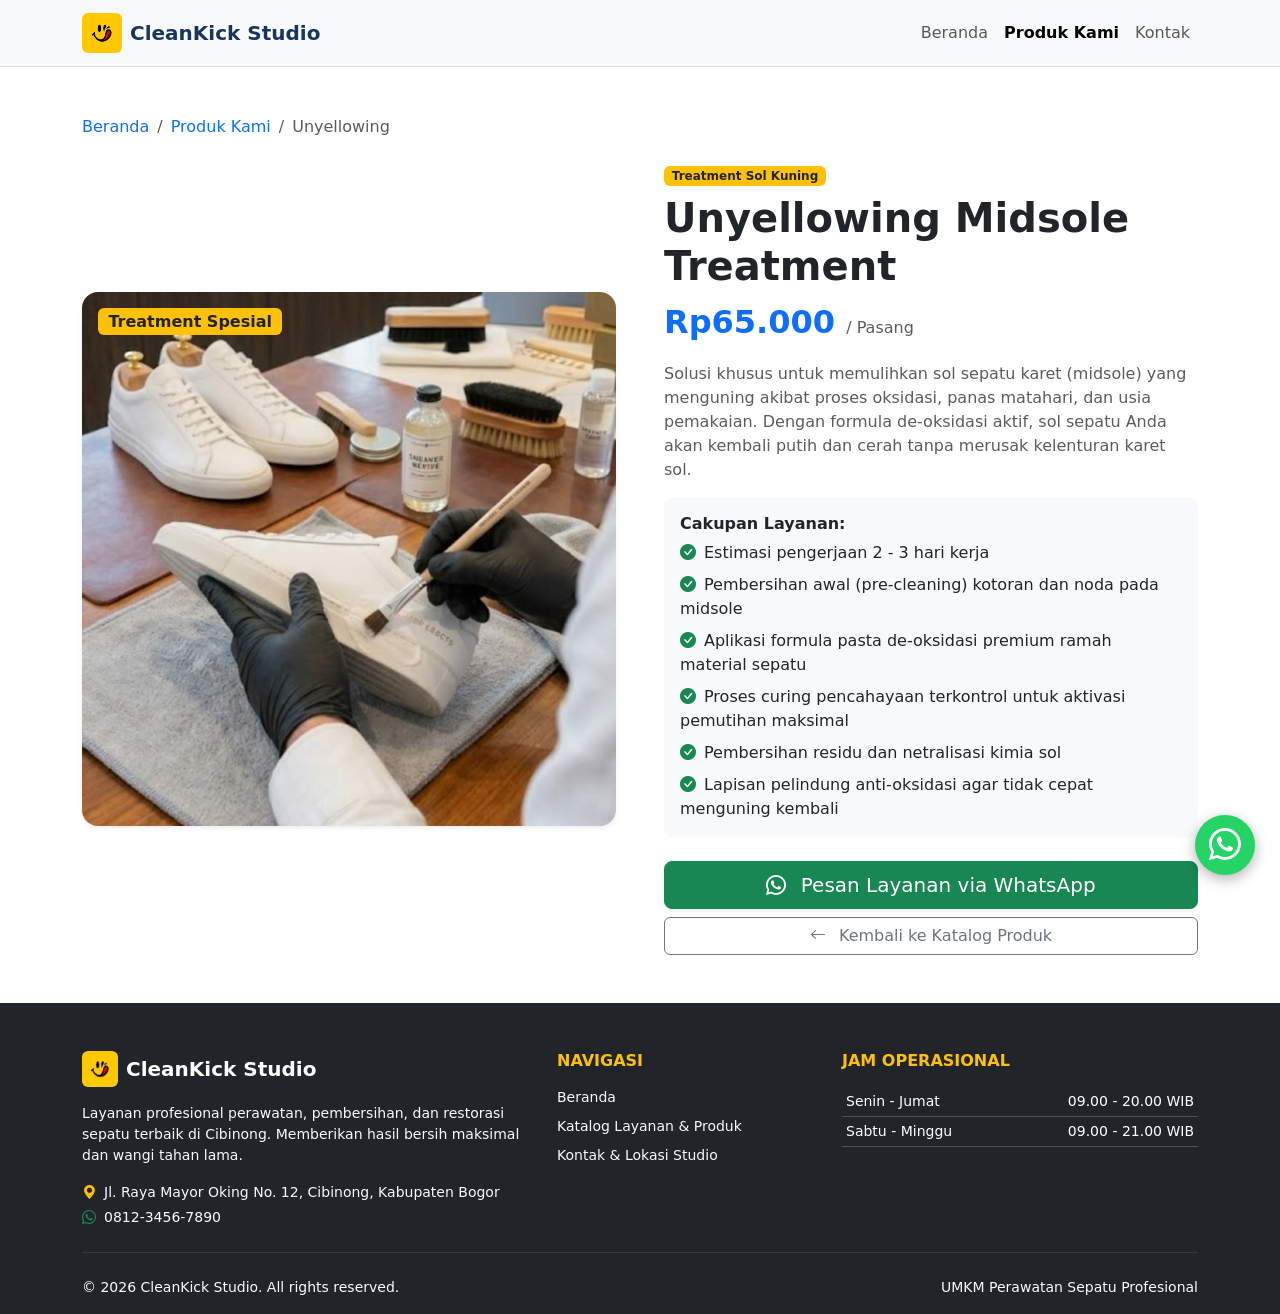
<file: detail-unyellow.html>
<!DOCTYPE html>
<html lang="id">
<head>
    <meta charset="UTF-8">
    <meta name="viewport" content="width=device-width, initial-scale=1">
    <title>Unyellowing - CleanKick Studio</title>

    <link href="https://cdn.jsdelivr.net/npm/bootstrap@5.3.3/dist/css/bootstrap.min.css" rel="stylesheet"
          integrity="sha384-QWTKZyjpPEjISv5WaRU9OFeRpok6YctnYmDr5pNlyT2bRjXh0JMhjY6hW+ALEwIH" crossorigin="anonymous">
    <link href="https://cdn.jsdelivr.net/npm/bootstrap-icons@1.11.3/font/bootstrap-icons.min.css" rel="stylesheet">
    <link href="assets/css/style.css" rel="stylesheet">
</head>
<body class="d-flex flex-column min-vh-100">

    <!-- ================= NAVBAR ================= -->
    <nav class="navbar navbar-expand-lg bg-body-tertiary border-bottom sticky-top">
        <div class="container">
            <a class="navbar-brand d-flex align-items-center gap-2 fw-bold text-tema" href="index.html">
                <img src="assets/img/logo/logosmile.png" alt="Logo CleanKick Studio" width="40" height="40" class="rounded">
                CleanKick Studio
            </a>

            <button class="navbar-toggler" type="button" data-bs-toggle="collapse" data-bs-target="#menu-utama"
                    aria-controls="menu-utama" aria-expanded="false" aria-label="Buka menu">
                <span class="navbar-toggler-icon"></span>
            </button>

            <div class="collapse navbar-collapse" id="menu-utama">
                <ul class="navbar-nav ms-auto">
                    <li class="nav-item"><a class="nav-link" href="index.html">Beranda</a></li>
                    <li class="nav-item"><a class="nav-link active fw-semibold" aria-current="page" href="produk.html">Produk Kami</a></li>
                    <li class="nav-item"><a class="nav-link" href="kontak.html">Kontak</a></li>
                </ul>
            </div>
        </div>
    </nav>

    <!-- ================= DETAIL PRODUK ================= -->
    <section class="py-5">
        <div class="container">

            <!-- Breadcrumb Navigation -->
            <nav aria-label="breadcrumb" class="mb-4">
                <ol class="breadcrumb">
                    <li class="breadcrumb-item"><a href="index.html" class="text-decoration-none">Beranda</a></li>
                    <li class="breadcrumb-item"><a href="produk.html" class="text-decoration-none">Produk Kami</a></li>
                    <li class="breadcrumb-item active" aria-current="page">Unyellowing</li>
                </ol>
            </nav>

            <div class="row g-4 g-lg-5 align-items-center">

                <!-- Kolom kiri: Foto Produk -->
                <div class="col-12 col-md-6">
                    <div class="position-relative">
                        <span class="badge text-bg-warning text-dark position-absolute top-0 start-0 m-3 fs-6">Treatment Spesial</span>
                        <img src="assets/img/produk/Unyellow.png" class="img-fluid rounded-4 shadow-sm foto-produk w-100" alt="Unyellowing Treatment">
                    </div>
                </div>

                <!-- Kolom kanan: Informasi Produk -->
                <div class="col-12 col-md-6">
                    <span class="badge text-bg-warning text-dark mb-2">Treatment Sol Kuning</span>
                    <h1 class="fw-bold mb-2">Unyellowing Midsole Treatment</h1>
                    <p class="fs-2 fw-bold mb-3 text-primary">Rp65.000 <span class="fs-6 fw-normal text-muted">/ Pasang</span></p>

                    <p class="text-muted leading-relaxed">
                        Solusi khusus untuk memulihkan sol sepatu karet (midsole) yang menguning akibat proses oksidasi, panas matahari, dan usia pemakaian. Dengan formula de-oksidasi aktif, sol sepatu Anda akan kembali putih dan cerah tanpa merusak kelenturan karet sol.
                    </p>

                    <div class="card bg-light border-0 p-3 mb-4 rounded-3">
                        <h6 class="fw-bold mb-2">Cakupan Layanan:</h6>
                        <ul class="list-unstyled mb-0">
                            <li class="mb-2"><i class="bi bi-check-circle-fill text-success me-2"></i>Estimasi pengerjaan 2 - 3 hari kerja</li>
                            <li class="mb-2"><i class="bi bi-check-circle-fill text-success me-2"></i>Pembersihan awal (pre-cleaning) kotoran dan noda pada midsole</li>
                            <li class="mb-2"><i class="bi bi-check-circle-fill text-success me-2"></i>Aplikasi formula pasta de-oksidasi premium ramah material sepatu</li>
                            <li class="mb-2"><i class="bi bi-check-circle-fill text-success me-2"></i>Proses curing pencahayaan terkontrol untuk aktivasi pemutihan maksimal</li>
                            <li class="mb-2"><i class="bi bi-check-circle-fill text-success me-2"></i>Pembersihan residu dan netralisasi kimia sol</li>
                            <li class="mb-0"><i class="bi bi-check-circle-fill text-success me-2"></i>Lapisan pelindung anti-oksidasi agar tidak cepat menguning kembali</li>
                        </ul>
                    </div>

                    <div class="d-grid gap-2">
                        <a href="https://wa.me/6285349685487?text=Halo%20CleanKick%20Studio%2C%20saya%20mau%20pesan%20layanan%20Unyellowing"
                           class="btn btn-success btn-lg shadow-sm" target="_blank">
                            <i class="bi bi-whatsapp me-2"></i> Pesan Layanan via WhatsApp
                        </a>
                        <a href="produk.html" class="btn btn-outline-secondary">
                            <i class="bi bi-arrow-left me-2"></i> Kembali ke Katalog Produk
                        </a>
                    </div>
                </div>

            </div><!-- /.row -->

        </div><!-- /.container -->
    </section>

    <!-- ================= FOOTER ================= -->
    <footer class="bg-dark text-white pt-5 pb-3 mt-auto">
        <div class="container">
            <div class="row g-4">
                <div class="col-lg-5 col-md-6">
                    <div class="d-flex align-items-center gap-2 mb-3">
                        <img src="assets/img/logo/logosmile.png" alt="Logo CleanKick Studio" width="36" height="36" class="rounded">
                        <h5 class="fw-bold mb-0">CleanKick Studio</h5>
                    </div>
                    <p class="text-light small mb-3">
                        Layanan profesional perawatan, pembersihan, dan restorasi sepatu terbaik di Cibinong. Memberikan hasil bersih maksimal dan wangi tahan lama.
                    </p>
                    <p class="small text-light mb-1">
                        <i class="bi bi-geo-alt-fill text-warning me-2"></i>Jl. Raya Mayor Oking No. 12, Cibinong, Kabupaten Bogor
                    </p>
                    <p class="small text-light mb-0">
                        <i class="bi bi-whatsapp text-success me-2"></i>0812-3456-7890
                    </p>
                </div>
                <div class="col-lg-3 col-md-6">
                    <h6 class="fw-bold text-uppercase text-warning mb-3">Navigasi</h6>
                    <ul class="list-unstyled small">
                        <li class="mb-2"><a href="index.html" class="text-decoration-none text-light">Beranda</a></li>
                        <li class="mb-2"><a href="produk.html" class="text-decoration-none text-light">Katalog Layanan & Produk</a></li>
                        <li class="mb-2"><a href="kontak.html" class="text-decoration-none text-light">Kontak & Lokasi Studio</a></li>
                    </ul>
                </div>
                <div class="col-lg-4 col-md-12">
                    <h6 class="fw-bold text-uppercase text-warning mb-3">Jam Operasional</h6>
                    <table class="table table-sm table-dark small mb-0">
                        <tbody>
                            <tr><td>Senin - Jumat</td><td class="text-end">09.00 - 20.00 WIB</td></tr>
                            <tr><td>Sabtu - Minggu</td><td class="text-end">09.00 - 21.00 WIB</td></tr>
                        </tbody>
                    </table>
                </div>
            </div>
            <hr class="border-secondary my-4">
            <div class="d-flex flex-column flex-md-row justify-content-between align-items-center small text-light">
                <p class="mb-2 mb-md-0">&copy; 2026 CleanKick Studio. All rights reserved.</p>
                <p class="mb-0">UMKM Perawatan Sepatu Profesional</p>
            </div>
        </div>
    </footer>

    <!-- Tombol WhatsApp Mengambang -->
    <a href="https://wa.me/6285349685487?text=Halo%20CleanKick%20Studio%2C%20saya%20ingin%20tanya%20seputar%20treatment%20sepatu"
       class="tombol-wa" target="_blank" aria-label="Chat WhatsApp">
        <i class="bi bi-whatsapp"></i>
    </a>

    <script src="https://cdn.jsdelivr.net/npm/bootstrap@5.3.3/dist/js/bootstrap.bundle.min.js"
            integrity="sha384-YvpcrYf0tY3lHB60NNkmXc5s9fDVZLESaAA55NDzOxhy9GkcIdslK1eN7N6jIeHz" crossorigin="anonymous"></script>
</body>
</html>
</file>
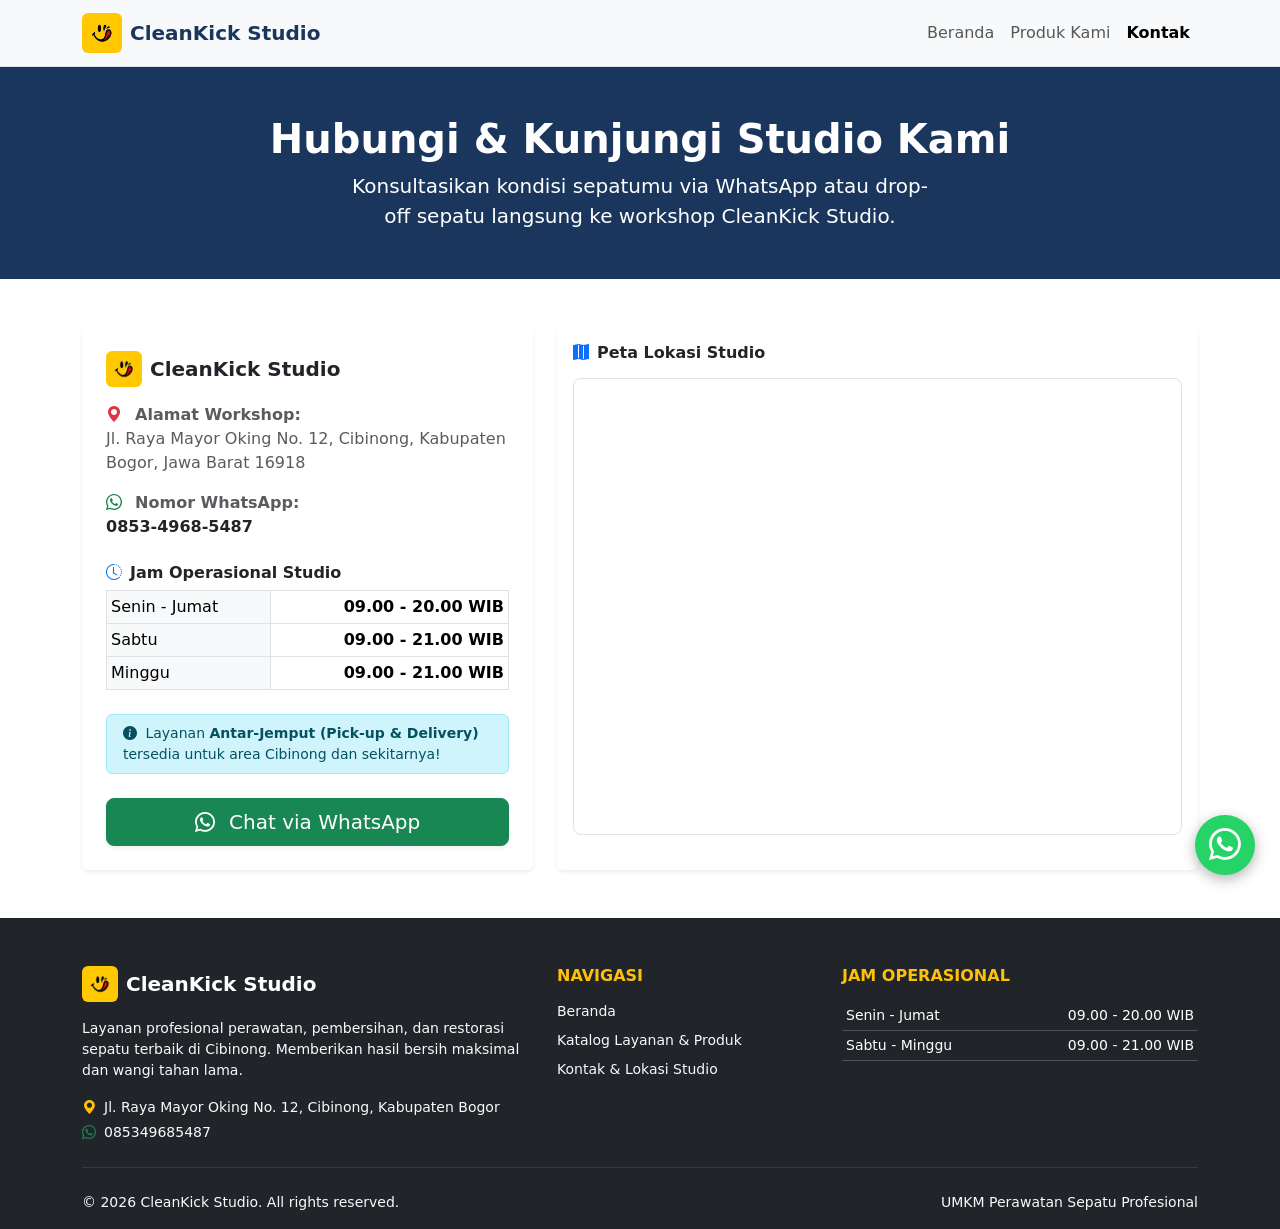
<file: kontak.html>
<!DOCTYPE html>
<html lang="id">
<head>
    <meta charset="UTF-8">
    <meta name="viewport" content="width=device-width, initial-scale=1">
    <title>Kontak & Lokasi - CleanKick Studio</title>

    <link href="https://cdn.jsdelivr.net/npm/bootstrap@5.3.3/dist/css/bootstrap.min.css" rel="stylesheet"
          integrity="sha384-QWTKZyjpPEjISv5WaRU9OFeRpok6YctnYmDr5pNlyT2bRjXh0JMhjY6hW+ALEwIH" crossorigin="anonymous">
    <link href="https://cdn.jsdelivr.net/npm/bootstrap-icons@1.11.3/font/bootstrap-icons.min.css" rel="stylesheet">
    <link href="assets/css/style.css" rel="stylesheet">
</head>
<body class="d-flex flex-column min-vh-100">

    <!-- ================= NAVBAR ================= -->
    <nav class="navbar navbar-expand-lg bg-body-tertiary border-bottom sticky-top">
        <div class="container">
            <a class="navbar-brand d-flex align-items-center gap-2 fw-bold text-tema" href="index.html">
                <img src="assets/img/logo/logosmile.png" alt="Logo CleanKick Studio" width="40" height="40" class="rounded">
                CleanKick Studio
            </a>

            <button class="navbar-toggler" type="button" data-bs-toggle="collapse" data-bs-target="#menu-utama"
                    aria-controls="menu-utama" aria-expanded="false" aria-label="Buka menu">
                <span class="navbar-toggler-icon"></span>
            </button>

            <div class="collapse navbar-collapse" id="menu-utama">
                <ul class="navbar-nav ms-auto">
                    <li class="nav-item"><a class="nav-link" href="index.html">Beranda</a></li>
                    <li class="nav-item"><a class="nav-link" href="produk.html">Produk Kami</a></li>
                    <li class="nav-item"><a class="nav-link active fw-semibold" aria-current="page" href="kontak.html">Kontak</a></li>
                </ul>
            </div>
        </div>
    </nav>

    <!-- ================= JUDUL HALAMAN ================= -->
    <section class="bg-tema text-white py-5">
        <div class="container text-center">
            <h1 class="fw-bold">Hubungi & Kunjungi Studio Kami</h1>
            <p class="lead mb-0 mx-auto" style="max-width: 600px;">
                Konsultasikan kondisi sepatumu via WhatsApp atau drop-off sepatu langsung ke workshop CleanKick Studio.
            </p>
        </div>
    </section>

    <!-- ================= INFO KONTAK + PETA ================= -->
    <section class="py-5">
        <div class="container">
            <div class="row g-4 align-items-stretch">

                <!-- Kolom kiri: informasi kontak -->
                <div class="col-lg-5">
                    <div class="card h-100 shadow-sm border-0">
                        <div class="card-body p-4 d-flex flex-column justify-content-between">
                            <div>
                                <div class="d-flex align-items-center gap-2 mb-3">
                                    <img src="assets/img/logo/logosmile.png" alt="Logo CleanKick Studio" width="36" height="36" class="rounded">
                                    <h5 class="fw-bold mb-0">CleanKick Studio</h5>
                                </div>

                                <p class="mb-3 text-muted">
                                    <i class="bi bi-geo-alt-fill text-danger me-2"></i>
                                    <strong>Alamat Workshop:</strong><br>
                                    Jl. Raya Mayor Oking No. 12, Cibinong, Kabupaten Bogor, Jawa Barat 16918
                                </p>
                                <p class="mb-4 text-muted">
                                    <i class="bi bi-whatsapp text-success me-2"></i>
                                    <strong>Nomor WhatsApp:</strong><br>
                                    <a href="https://wa.me/6285349685487" class="text-decoration-none text-dark fw-bold">0853-4968-5487</a>
                                </p>

                                <h6 class="fw-bold mb-2"><i class="bi bi-clock-history text-primary me-2"></i>Jam Operasional Studio</h6>
                                <table class="table table-sm table-bordered mb-4">
                                    <tbody>
                                        <tr><td class="bg-light">Senin - Jumat</td><td class="text-end fw-semibold">09.00 - 20.00 WIB</td></tr>
                                        <tr><td class="bg-light">Sabtu</td><td class="text-end fw-semibold">09.00 - 21.00 WIB</td></tr>
                                        <tr><td class="bg-light">Minggu</td><td class="text-end fw-semibold">09.00 - 21.00 WIB</td></tr>
                                    </tbody>
                                </table>

                                <div class="alert alert-info py-2 small mb-4">
                                    <i class="bi bi-info-circle-fill me-1"></i> Layanan <strong>Antar-Jemput (Pick-up & Delivery)</strong> tersedia untuk area Cibinong dan sekitarnya!
                                </div>
                            </div>

                            <a href="https://wa.me/6285349685487?text=Halo%20CleanKick%20Studio%2C%20saya%20ingin%20tanya%20layanan%20cuci%20sepatu"
                               class="btn btn-success btn-lg w-100 shadow-sm" target="_blank">
                                <i class="bi bi-whatsapp me-2"></i> Chat via WhatsApp
                            </a>
                        </div>
                    </div>
                </div>

                <!-- Kolom kanan: peta lokasi responsif -->
                <div class="col-lg-7">
                    <div class="card h-100 shadow-sm border-0">
                        <div class="card-body p-3">
                            <h6 class="fw-bold mb-3"><i class="bi bi-map-fill text-primary me-2"></i>Peta Lokasi Studio</h6>
                            <!-- Responsif dengan rasio Bootstrap 4x3 -->
                            <div class="ratio ratio-4x3 rounded-3 overflow-hidden border">
                                <iframe src="https://maps.google.com/maps?q=Cibinong+Kabupaten+Bogor&z=15&output=embed"
                                        style="border:0;" allowfullscreen loading="lazy"
                                        referrerpolicy="no-referrer-when-downgrade" title="Peta lokasi CleanKick Studio"></iframe>
                            </div>
                        </div>
                    </div>
                </div>

            </div><!-- /.row -->
        </div><!-- /.container -->
    </section>

    <!-- ================= FOOTER ================= -->
    <footer class="bg-dark text-white pt-5 pb-3 mt-auto">
        <div class="container">
            <div class="row g-4">
                <div class="col-lg-5 col-md-6">
                    <div class="d-flex align-items-center gap-2 mb-3">
                        <img src="assets/img/logo/logosmile.png" alt="Logo CleanKick Studio" width="36" height="36" class="rounded">
                        <h5 class="fw-bold mb-0">CleanKick Studio</h5>
                    </div>
                    <p class="text-light small mb-3">
                        Layanan profesional perawatan, pembersihan, dan restorasi sepatu terbaik di Cibinong. Memberikan hasil bersih maksimal dan wangi tahan lama.
                    </p>
                    <p class="small text-light mb-1">
                        <i class="bi bi-geo-alt-fill text-warning me-2"></i>Jl. Raya Mayor Oking No. 12, Cibinong, Kabupaten Bogor
                    </p>
                    <p class="small text-light mb-0">
                        <i class="bi bi-whatsapp text-success me-2"></i>085349685487
                    </p>
                </div>
                <div class="col-lg-3 col-md-6">
                    <h6 class="fw-bold text-uppercase text-warning mb-3">Navigasi</h6>
                    <ul class="list-unstyled small">
                        <li class="mb-2"><a href="index.html" class="text-decoration-none text-light">Beranda</a></li>
                        <li class="mb-2"><a href="produk.html" class="text-decoration-none text-light">Katalog Layanan & Produk</a></li>
                        <li class="mb-2"><a href="kontak.html" class="text-decoration-none text-light">Kontak & Lokasi Studio</a></li>
                    </ul>
                </div>
                <div class="col-lg-4 col-md-12">
                    <h6 class="fw-bold text-uppercase text-warning mb-3">Jam Operasional</h6>
                    <table class="table table-sm table-dark small mb-0">
                        <tbody>
                            <tr><td>Senin - Jumat</td><td class="text-end">09.00 - 20.00 WIB</td></tr>
                            <tr><td>Sabtu - Minggu</td><td class="text-end">09.00 - 21.00 WIB</td></tr>
                        </tbody>
                    </table>
                </div>
            </div>
            <hr class="border-secondary my-4">
            <div class="d-flex flex-column flex-md-row justify-content-between align-items-center small text-light">
                <p class="mb-2 mb-md-0">&copy; 2026 CleanKick Studio. All rights reserved.</p>
                <p class="mb-0">UMKM Perawatan Sepatu Profesional</p>
            </div>
        </div>
    </footer>

    <!-- Tombol WhatsApp Mengambang -->
    <a href="https://wa.me/6285349685487?text=Halo%20CleanKick%20Studio%2C%20saya%20ingin%20tanya%20seputar%20treatment%20sepatu"
       class="tombol-wa" target="_blank" aria-label="Chat WhatsApp">
        <i class="bi bi-whatsapp"></i>
    </a>

    <script src="https://cdn.jsdelivr.net/npm/bootstrap@5.3.3/dist/js/bootstrap.bundle.min.js"
            integrity="sha384-YvpcrYf0tY3lHB60NNkmXc5s9fDVZLESaAA55NDzOxhy9GkcIdslK1eN7N6jIeHz" crossorigin="anonymous"></script>
</body>
</html>
</file>
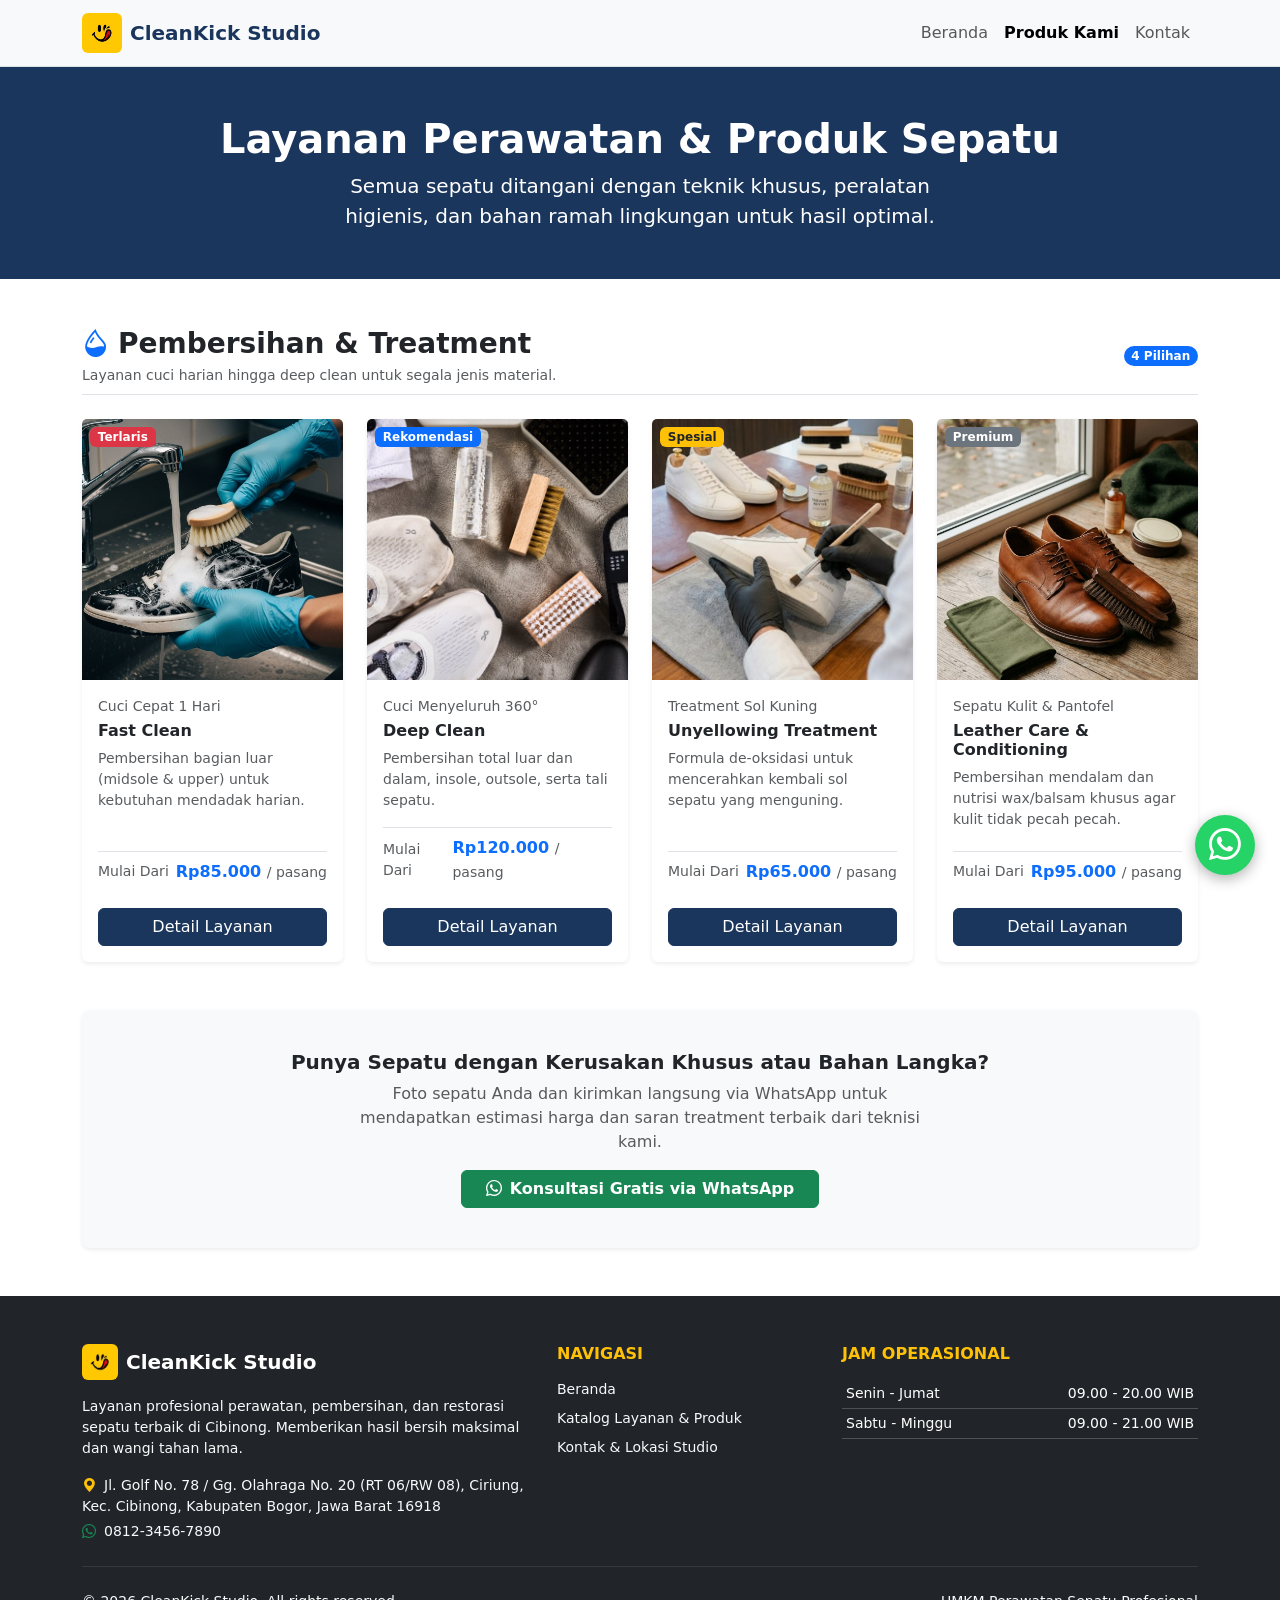
<file: produk.html>
<!DOCTYPE html>
<html lang="id">
<head>
    <meta charset="UTF-8">
    <meta name="viewport" content="width=device-width, initial-scale=1">
    <title>Katalog Layanan & Produk - CleanKick Studio</title>

    <link href="https://cdn.jsdelivr.net/npm/bootstrap@5.3.3/dist/css/bootstrap.min.css" rel="stylesheet"
          integrity="sha384-QWTKZyjpPEjISv5WaRU9OFeRpok6YctnYmDr5pNlyT2bRjXh0JMhjY6hW+ALEwIH" crossorigin="anonymous">
    <link href="https://cdn.jsdelivr.net/npm/bootstrap-icons@1.11.3/font/bootstrap-icons.min.css" rel="stylesheet">
    <link href="assets/css/style.css" rel="stylesheet">
</head>
<body class="d-flex flex-column min-vh-100">

    <!-- ================= NAVBAR ================= -->
    <nav class="navbar navbar-expand-lg bg-body-tertiary border-bottom sticky-top">
        <div class="container">
            <a class="navbar-brand d-flex align-items-center gap-2 fw-bold text-tema" href="index.html">
                <img src="assets/img/logo/logosmile.png" alt="Logo CleanKick Studio" width="40" height="40" class="rounded">
                CleanKick Studio
            </a>

            <button class="navbar-toggler" type="button" data-bs-toggle="collapse" data-bs-target="#menu-utama"
                    aria-controls="menu-utama" aria-expanded="false" aria-label="Buka menu">
                <span class="navbar-toggler-icon"></span>
            </button>

            <div class="collapse navbar-collapse" id="menu-utama">
                <ul class="navbar-nav ms-auto">
                    <li class="nav-item"><a class="nav-link" href="index.html">Beranda</a></li>
                    <li class="nav-item"><a class="nav-link active fw-semibold" aria-current="page" href="produk.html">Produk Kami</a></li>
                    <li class="nav-item"><a class="nav-link" href="kontak.html">Kontak</a></li>
                </ul>
            </div>
        </div>
    </nav>

    <!-- ================= JUDUL HALAMAN ================= -->
    <section class="bg-tema text-white py-5">
        <div class="container text-center">
            <h1 class="fw-bold">Layanan Perawatan & Produk Sepatu</h1>
            <p class="lead mb-0 mx-auto" style="max-width: 650px;">
                Semua sepatu ditangani dengan teknik khusus, peralatan higienis, dan bahan ramah lingkungan untuk hasil optimal.
            </p>
        </div>
    </section>

    <!-- ================= KATALOG PER KATEGORI ================= -->
    <section class="py-5">
        <div class="container">

            <!-- KATEGORI 1: Pembersihan & Treatment -->
            <div id="cleaning" class="kategori mb-5">
                <div class="d-flex align-items-center justify-content-between mb-4 border-bottom pb-2">
                    <div>
                        <h3 class="fw-bold mb-1"><i class="bi bi-droplet-half text-primary me-2"></i>Pembersihan & Treatment</h3>
                        <p class="text-muted small mb-0">Layanan cuci harian hingga deep clean untuk segala jenis material.</p>
                    </div>
                    <span class="badge bg-primary rounded-pill">4 Pilihan</span>
                </div>

                <div class="row g-4">
                    <!-- Card Produk 1: Fast Clean -->
                    <div class="col-12 col-sm-6 col-lg-3">
                        <div class="card h-100 shadow-sm border-0 card-hover">
                            <div class="position-relative">
                                <span class="badge text-bg-danger position-absolute top-0 start-0 m-2">Terlaris</span>
                                <img src="assets/img/produk/FastClean.png" class="card-img-top foto-produk" alt="Fast Clean">
                            </div>
                            <div class="card-body d-flex flex-column justify-content-between">
                                <div>
                                    <p class="text-muted small mb-1">Cuci Cepat 1 Hari</p>
                                    <h5 class="card-title fs-6 fw-bold mb-2">Fast Clean</h5>
                                    <p class="text-muted small mb-3">Pembersihan bagian luar (midsole & upper) untuk kebutuhan mendadak harian.</p>
                                </div>
                                <div class="d-flex align-items-center justify-content-between pt-2 border-top">
                                    <span class="text-muted small">Mulai Dari</span>
                                    <span class="fw-bold text-primary">Rp85.000 <small class="fw-normal text-muted">/ pasang</small></span>
                                </div>
                            </div>
                            <div class="card-footer bg-transparent border-0 pb-3">
                                <a href="detail-fastclean.html" class="btn btn-tema w-100">Detail Layanan</a>
                            </div>
                        </div>
                    </div>

                    <!-- Card Produk 2: Deep Clean -->
                    <div class="col-12 col-sm-6 col-lg-3">
                        <div class="card h-100 shadow-sm border-0 card-hover">
                            <div class="position-relative">
                                <span class="badge text-bg-primary position-absolute top-0 start-0 m-2">Rekomendasi</span>
                                <img src="assets/img/produk/DeepClean.png" class="card-img-top foto-produk" alt="Deep Clean">
                            </div>
                            <div class="card-body d-flex flex-column justify-content-between">
                                <div>
                                    <p class="text-muted small mb-1">Cuci Menyeluruh 360°</p>
                                    <h5 class="card-title fs-6 fw-bold mb-2">Deep Clean</h5>
                                    <p class="text-muted small mb-3">Pembersihan total luar dan dalam, insole, outsole, serta tali sepatu.</p>
                                </div>
                                <div class="d-flex align-items-center justify-content-between pt-2 border-top">
                                    <span class="text-muted small">Mulai Dari</span>
                                    <span class="fw-bold text-primary">Rp120.000 <small class="fw-normal text-muted">/ pasang</small></span>
                                </div>
                            </div>
                            <div class="card-footer bg-transparent border-0 pb-3">
                                <a href="detail-deepclean.html" class="btn btn-tema w-100">Detail Layanan</a>
                            </div>
                        </div>
                    </div>

                    <!-- Card Produk 3: Unyellowing -->
                    <div class="col-12 col-sm-6 col-lg-3">
                        <div class="card h-100 shadow-sm border-0 card-hover">
                            <div class="position-relative">
                                <span class="badge text-bg-warning text-dark position-absolute top-0 start-0 m-2">Spesial</span>
                                <img src="assets/img/produk/Unyellow.png" class="card-img-top foto-produk" alt="Unyellowing">
                            </div>
                            <div class="card-body d-flex flex-column justify-content-between">
                                <div>
                                    <p class="text-muted small mb-1">Treatment Sol Kuning</p>
                                    <h5 class="card-title fs-6 fw-bold mb-2">Unyellowing Treatment</h5>
                                    <p class="text-muted small mb-3">Formula de-oksidasi untuk mencerahkan kembali sol sepatu yang menguning.</p>
                                </div>
                                <div class="d-flex align-items-center justify-content-between pt-2 border-top">
                                    <span class="text-muted small">Mulai Dari</span>
                                    <span class="fw-bold text-primary">Rp65.000 <small class="fw-normal text-muted">/ pasang</small></span>
                                </div>
                            </div>
                            <div class="card-footer bg-transparent border-0 pb-3">
                                <a href="detail-unyellow.html" class="btn btn-tema w-100">Detail Layanan</a>
                            </div>
                        </div>
                    </div>

                    <!-- Card Produk 4: Leather Care -->
                    <div class="col-12 col-sm-6 col-lg-3">
                        <div class="card h-100 shadow-sm border-0 card-hover">
                            <div class="position-relative">
                                <span class="badge text-bg-secondary position-absolute top-0 start-0 m-2">Premium</span>
                                <img src="assets/img/produk/Leather.png" class="card-img-top foto-produk" alt="Leather Care">
                            </div>
                            <div class="card-body d-flex flex-column justify-content-between">
                                <div>
                                    <p class="text-muted small mb-1">Sepatu Kulit & Pantofel</p>
                                    <h5 class="card-title fs-6 fw-bold mb-2">Leather Care & Conditioning</h5>
                                    <p class="text-muted small mb-3">Pembersihan mendalam dan nutrisi wax/balsam khusus agar kulit tidak pecah pecah.</p>
                                </div>
                                <div class="d-flex align-items-center justify-content-between pt-2 border-top   ">
                                    <span class="text-muted small">Mulai Dari</span>
                                    <span class="fw-bold text-primary">Rp95.000 <small class="fw-normal text-muted">/ pasang</small></span>
                                </div>
                            </div>
                            <div class="card-footer bg-transparent border-0 pb-3">
                                <a href="detail-leather.html" class="btn btn-tema w-100">Detail Layanan</a>
                            </div>
                        </div>
                    </div>
                </div>
            </div>

            <!-- Box Konsultasi Khusus -->
            <div class="card bg-light border-0 p-4 text-center rounded-3 shadow-sm">
                <div class="card-body">
                    <h5 class="fw-bold mb-2">Punya Sepatu dengan Kerusakan Khusus atau Bahan Langka?</h5>
                    <p class="text-muted mb-3 mx-auto" style="max-width: 600px;">
                        Foto sepatu Anda dan kirimkan langsung via WhatsApp untuk mendapatkan estimasi harga dan saran treatment terbaik dari teknisi kami.
                    </p>
                    <a href="https://wa.me/6285349685487?text=Halo%20CleanKick%20Studio%2C%20saya%20ingin%20konsultasi%20kondisi%20sepatu%20saya"
                       class="btn btn-success fw-bold px-4" target="_blank">
                        <i class="bi bi-whatsapp me-2"></i>Konsultasi Gratis via WhatsApp
                    </a>
                </div>
            </div>

        </div><!-- /.container -->
    </section>

    <!-- ================= FOOTER ================= -->
    <footer class="bg-dark text-white pt-5 pb-3 mt-auto">
        <div class="container">
            <div class="row g-4">
                <div class="col-lg-5 col-md-6">
                    <div class="d-flex align-items-center gap-2 mb-3">
                        <img src="assets/img/logo/logosmile.png" alt="Logo CleanKick Studio" width="36" height="36" class="rounded">
                        <h5 class="fw-bold mb-0">CleanKick Studio</h5>
                    </div>
                    <p class="text-light small mb-3">
                        Layanan profesional perawatan, pembersihan, dan restorasi sepatu terbaik di Cibinong. Memberikan hasil bersih maksimal dan wangi tahan lama.
                    </p>
                    <p class="small text-light mb-1">
                        <i class="bi bi-geo-alt-fill text-warning me-2"></i>Jl. Golf No. 78 / Gg. Olahraga No. 20 (RT 06/RW 08), Ciriung, Kec. Cibinong, Kabupaten Bogor, Jawa Barat 16918
                    </p>
                    <p class="small text-light mb-0">
                        <i class="bi bi-whatsapp text-success me-2"></i>0812-3456-7890
                    </p>
                </div>
                <div class="col-lg-3 col-md-6">
                    <h6 class="fw-bold text-uppercase text-warning mb-3">Navigasi</h6>
                    <ul class="list-unstyled small">
                        <li class="mb-2"><a href="index.html" class="text-decoration-none text-light">Beranda</a></li>
                        <li class="mb-2"><a href="produk.html" class="text-decoration-none text-light">Katalog Layanan & Produk</a></li>
                        <li class="mb-2"><a href="kontak.html" class="text-decoration-none text-light">Kontak & Lokasi Studio</a></li>
                    </ul>
                </div>
                <div class="col-lg-4 col-md-12">
                    <h6 class="fw-bold text-uppercase text-warning mb-3">Jam Operasional</h6>
                    <table class="table table-sm table-dark small mb-0">
                        <tbody>
                            <tr><td>Senin - Jumat</td><td class="text-end">09.00 - 20.00 WIB</td></tr>
                            <tr><td>Sabtu - Minggu</td><td class="text-end">09.00 - 21.00 WIB</td></tr>
                        </tbody>
                    </table>
                </div>
            </div>
            <hr class="border-secondary my-4">
            <div class="d-flex flex-column flex-md-row justify-content-between align-items-center small text-light">
                <p class="mb-2 mb-md-0">&copy; 2026 CleanKick Studio. All rights reserved.</p>
                <p class="mb-0">UMKM Perawatan Sepatu Profesional</p>
            </div>
        </div>
    </footer>

    <!-- Tombol WhatsApp Mengambang -->
    <a href="https://wa.me/6285349685487?text=Halo%20CleanKick%20Studio%2C%20saya%20ingin%20tanya%20seputar%20treatment%20sepatu"
       class="tombol-wa" target="_blank" aria-label="Chat WhatsApp">
        <i class="bi bi-whatsapp"></i>
    </a>

    <script src="https://cdn.jsdelivr.net/npm/bootstrap@5.3.3/dist/js/bootstrap.bundle.min.js"
            integrity="sha384-YvpcrYf0tY3lHB60NNkmXc5s9fDVZLESaAA55NDzOxhy9GkcIdslK1eN7N6jIeHz" crossorigin="anonymous"></script>
</body>
</html>
</file>
<file: assets/css/style.css>
/* =====================================================
   style.css - CleanKick Studio Custom Styles
   Bootstrap 5.3 + Custom UMKM Styling
   ===================================================== */

/* ---------- WARNA TEMA ---------- */
:root {
    --warna-utama: #1a365d;    /* Deep Navy Studio Clean */
    --warna-kedua: #0284c7;    /* Electric Clean Blue */
    --warna-aksen: #f59e0b;    /* Warm Amber (senada logo) */
    --warna-bg-soft: #f8fafc;
}

/* ---------- HERO / BANNER (beranda) ---------- */
.hero {
    min-height: 65vh;
    background-image:
        linear-gradient(rgba(15, 23, 42, 0.70), rgba(15, 23, 42, 0.80)),
        url("../img/banner/banner-cleankick.jpg");
    background-size: cover;
    background-position: center;
    background-repeat: no-repeat;
}

/* ---------- FOTO PRODUK ---------- */
/* Rasio 1:1 persegi rapi untuk kartu katalog dan detail */
.foto-produk {
    aspect-ratio: 1 / 1;
    object-fit: cover;
}

/* ---------- UTILITY TEMA ---------- */
.bg-tema {
    background-color: var(--warna-utama) !important;
}

.text-tema {
    color: var(--warna-utama) !important;
}

.btn-tema {
    background-color: var(--warna-utama);
    border-color: var(--warna-utama);
    color: #ffffff;
    transition: all 0.25s ease-in-out;
}

.btn-tema:hover,
.btn-tema:focus {
    background-color: var(--warna-kedua);
    border-color: var(--warna-kedua);
    color: #ffffff;
    box-shadow: 0 4px 12px rgba(2, 132, 199, 0.35);
}

.btn-outline-tema {
    color: var(--warna-utama);
    border-color: var(--warna-utama);
}

.btn-outline-tema:hover {
    background-color: var(--warna-utama);
    color: #ffffff;
}

/* Card hover animation */
.card-hover {
    transition: transform 0.25s ease, box-shadow 0.25s ease;
}

.card-hover:hover {
    transform: translateY(-5px);
    box-shadow: 0 10px 20px rgba(0, 0, 0, 0.12) !important;
}

/* ---------- TOMBOL WHATSAPP MELAYANG ---------- */
.tombol-wa {
    position: fixed;
    bottom: 25px;
    right: 25px;
    width: 60px;
    height: 60px;
    background-color: #25d366;
    color: #ffffff;
    border-radius: 50%;
    display: flex;
    align-items: center;
    justify-content: center;
    font-size: 32px;
    box-shadow: 0 4px 14px rgba(0, 0, 0, 0.3);
    z-index: 1050;
    text-decoration: none;
    transition: transform 0.2s ease, box-shadow 0.2s ease, background-color 0.2s ease;
}

.tombol-wa:hover {
    background-color: #20ba5a;
    color: #ffffff;
    transform: scale(1.1);
    box-shadow: 0 6px 18px rgba(37, 211, 102, 0.45);
}

/* ---------- FILTER KATEGORI (Tantangan 3) ---------- */
.nav-pills .nav-link {
    color: var(--warna-utama);
    font-weight: 500;
    border-radius: 20px;
    padding: 8px 18px;
    transition: all 0.2s ease;
}

.nav-pills .nav-link.active,
.nav-pills .nav-link:hover {
    background-color: var(--warna-utama);
    color: #ffffff;
}

.kategori {
    scroll-margin-top: 90px;
}
</file>
